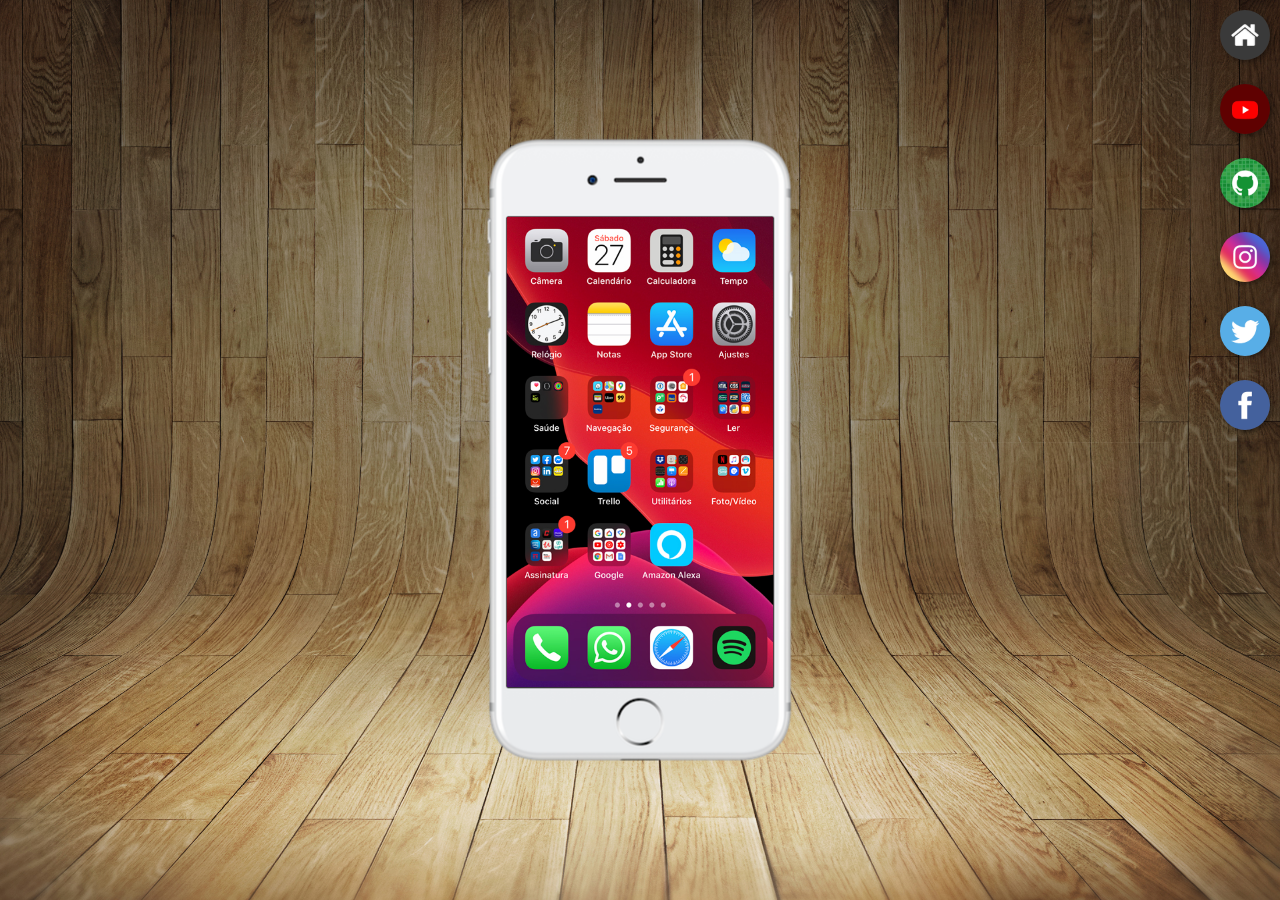
<file: index.html>
<!DOCTYPE html>
<html lang="pt-br">
<head>
	<meta charset="UTF-8">
	<meta name="viewport" content="width=device-width, initial-scale=1.0">
	<title>Projeto Redes Sociais </title>
	<link rel="shortcut icon" href="favicon.ico" type="image/x-icon">
	<link rel="stylesheet" href="estilos/style.css">
</head>
<body>
	<main>
		<section id="telefone">
			<iframe src="home.html" name="tela" id="tela" frameborder="0">
				Seu navegador não é compatível com isso
			</iframe>
		</section>

		<section id="redes-sociais">
			<a href="home.html" target="tela"><img src="imagens/logo-home.jpg" alt="Home"></a><br>

			<a href="youtube.html" target="tela"><img src="imagens/logo-youtube.jpg" alt="YouTube"></a><br>

			<a href="github.html" target="tela"><img src="imagens/logo-github.jpg" alt="GitHub"></a><br>

			<a href="instagram.html" target="tela"><img src="imagens/logo-instagram.jpg" alt="Instagram"></a><br>

			<a href="twitter.html" target="tela"><img src="imagens/logo-twitter.jpg" alt="Twitter"></a><br>

			<a href="facebook.html" target="tela"><img src="imagens/logo-facebook.jpg" alt="Facebook"></a><br>
		</section>
	</main>
</body>
</html>
</file>
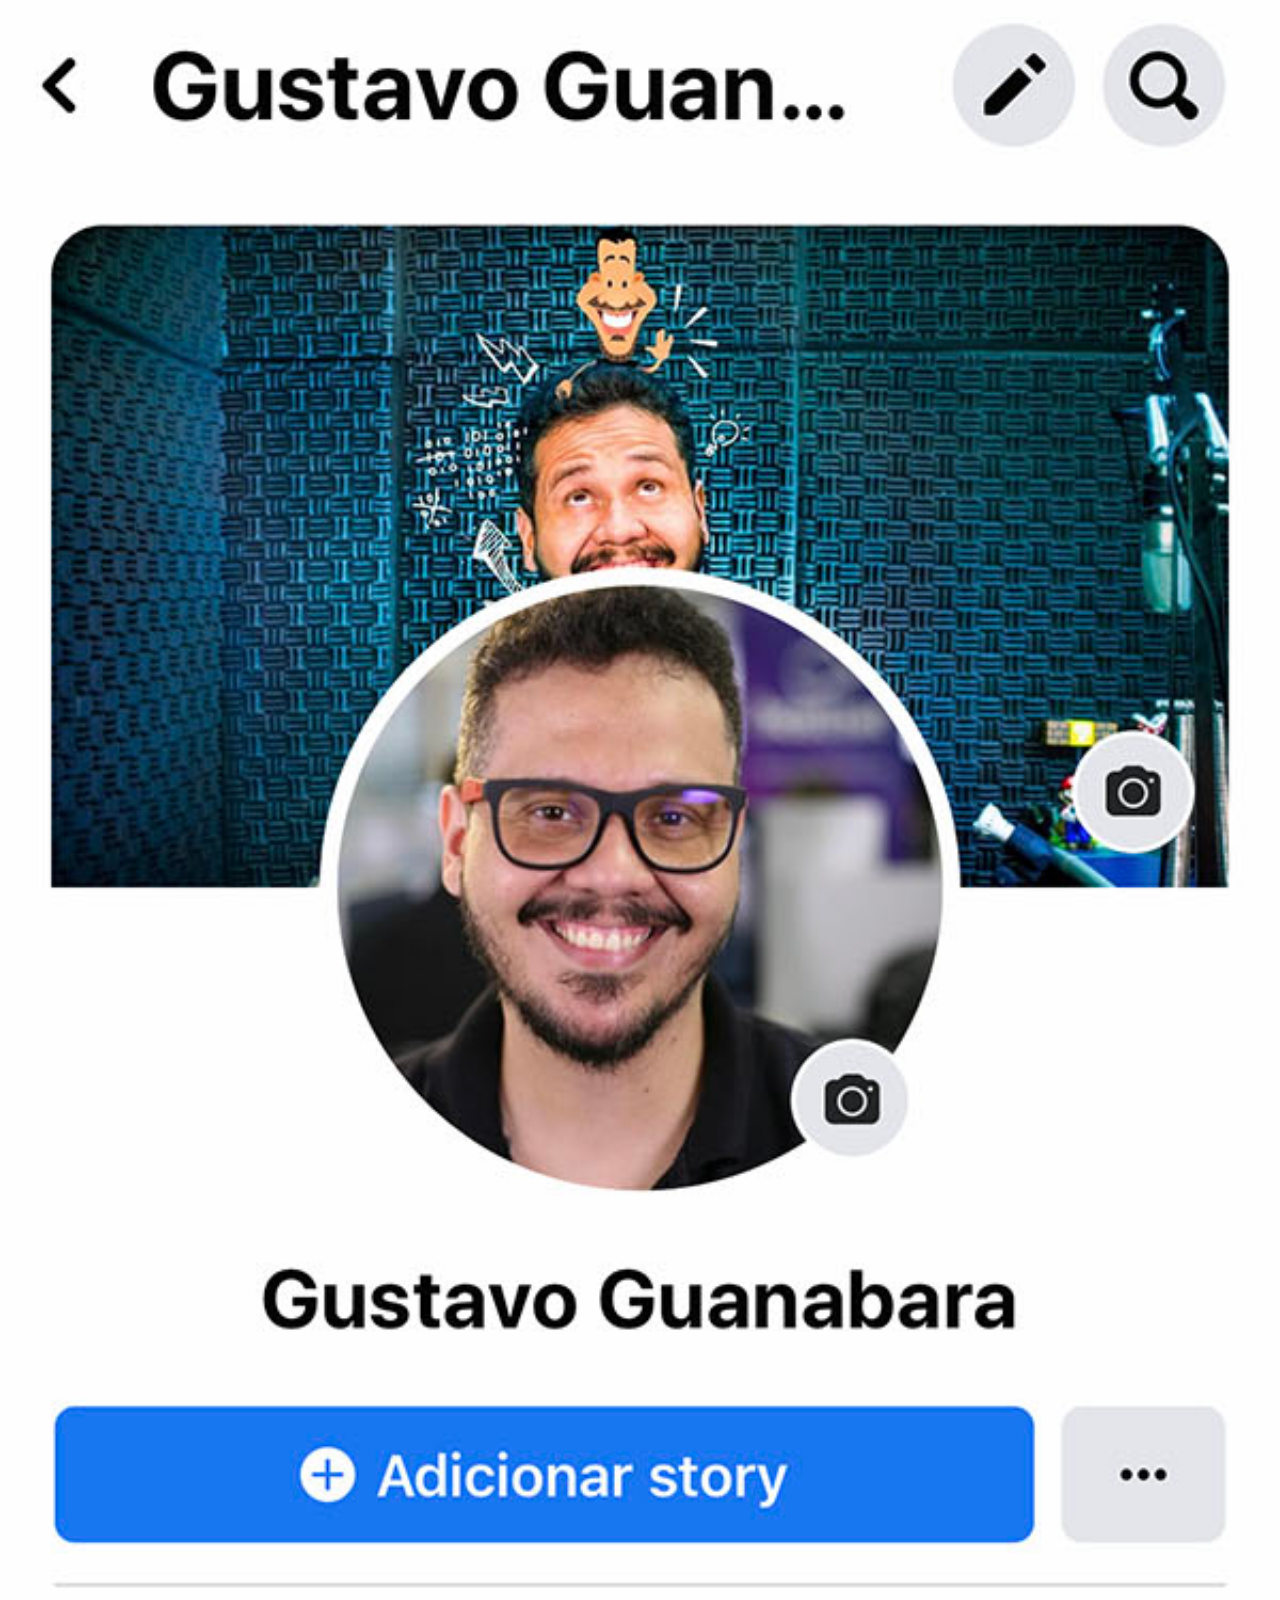
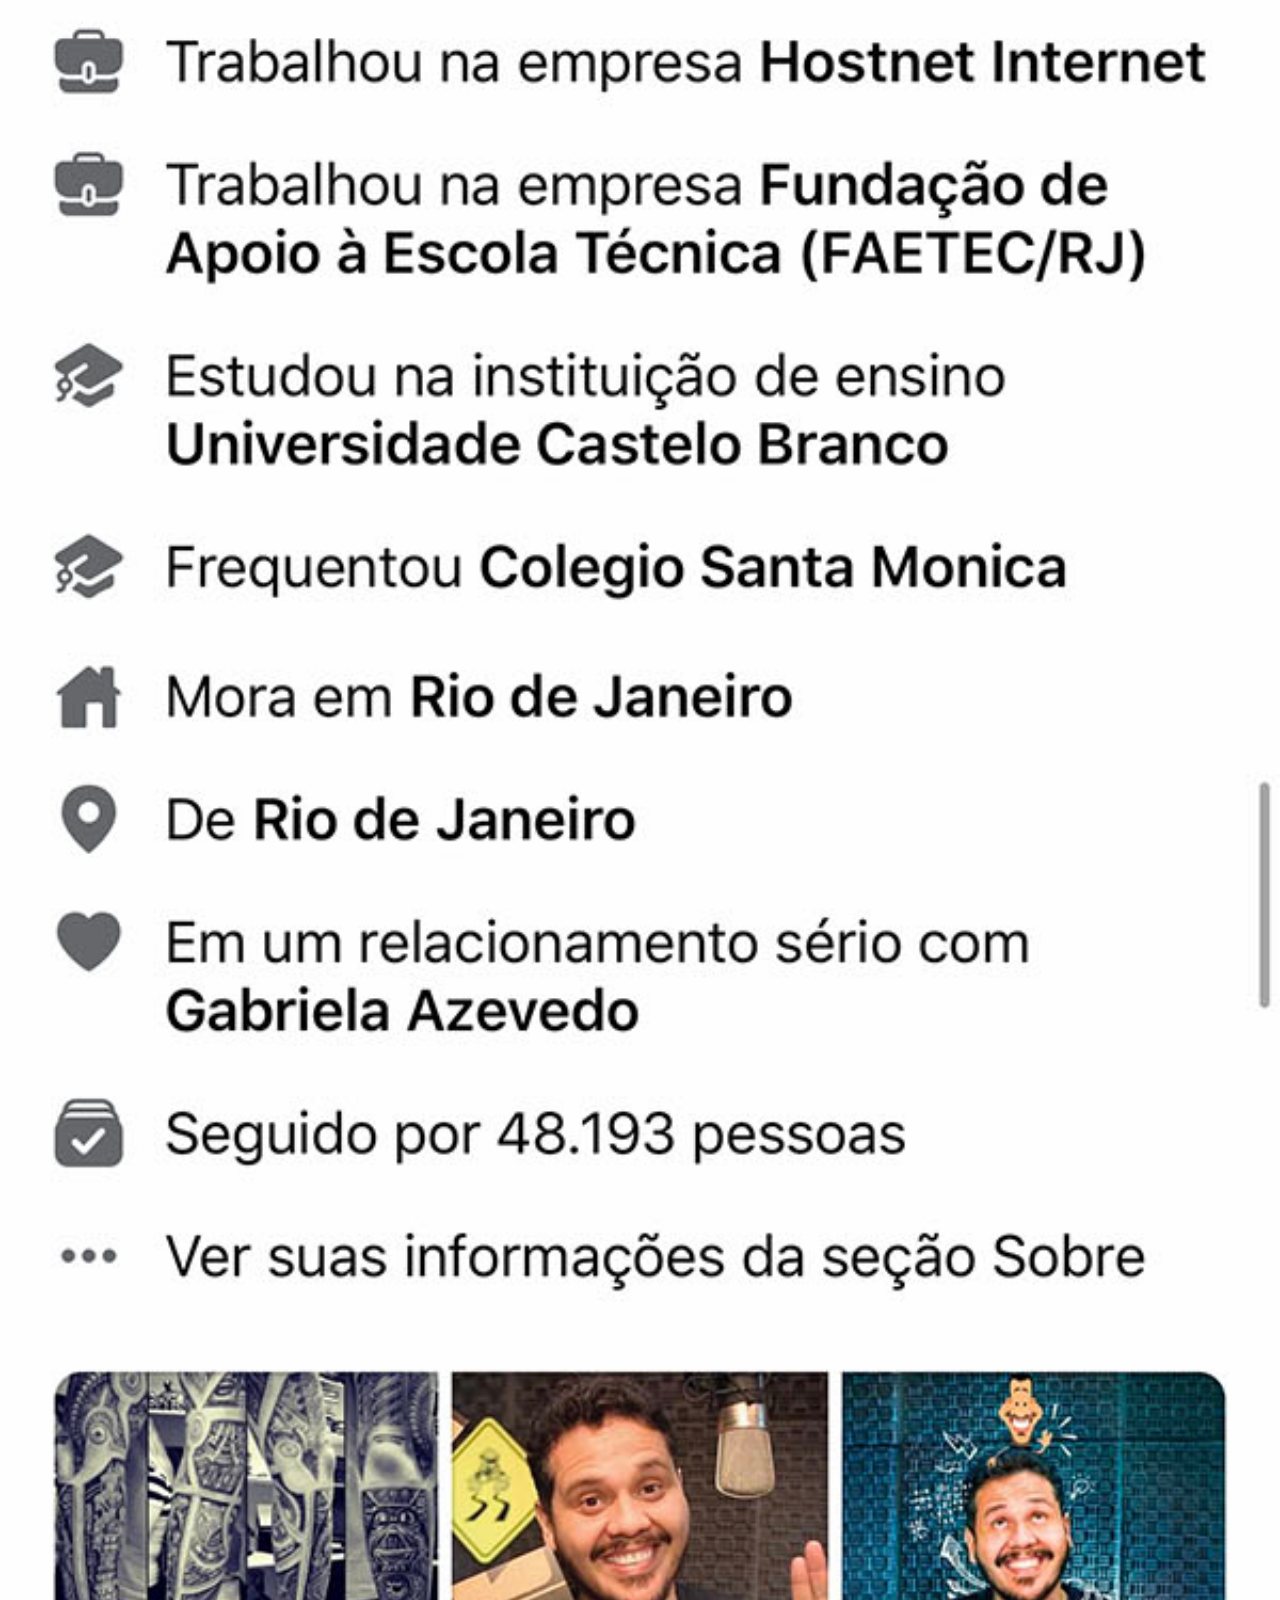
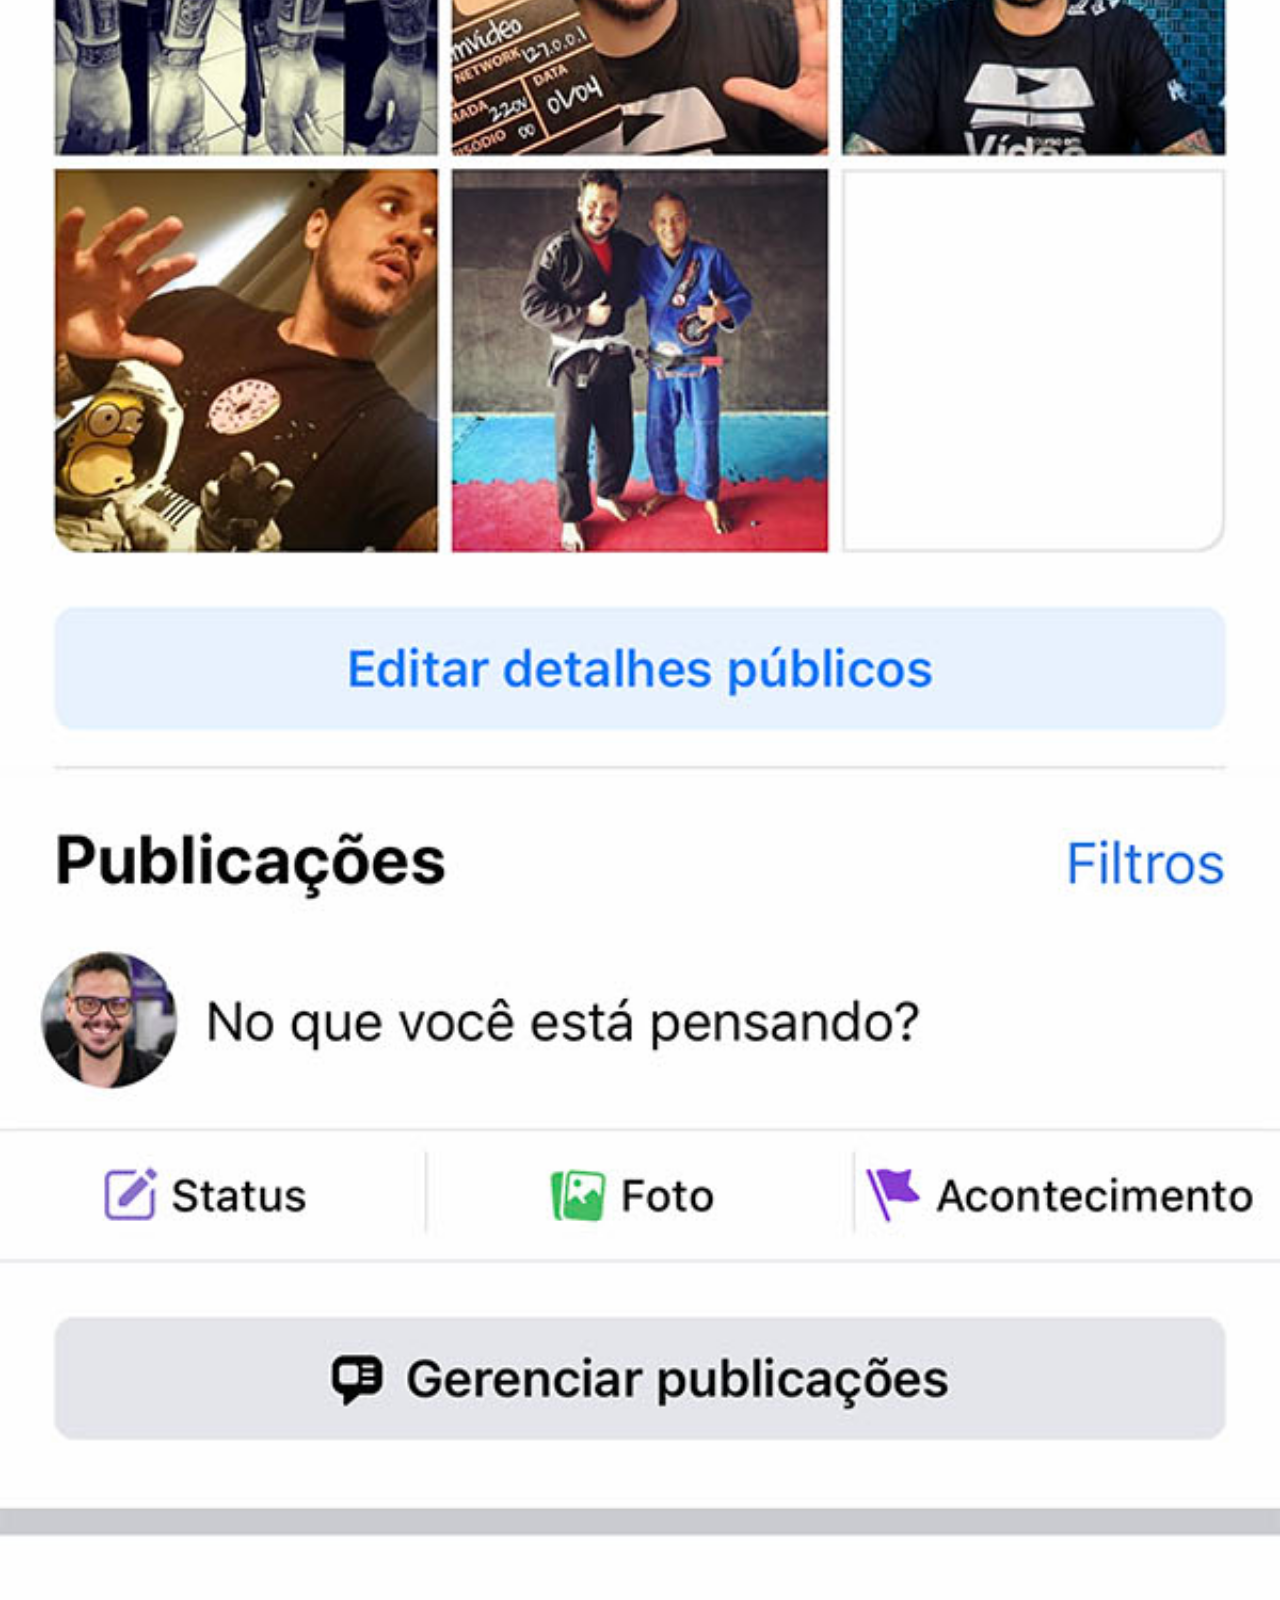
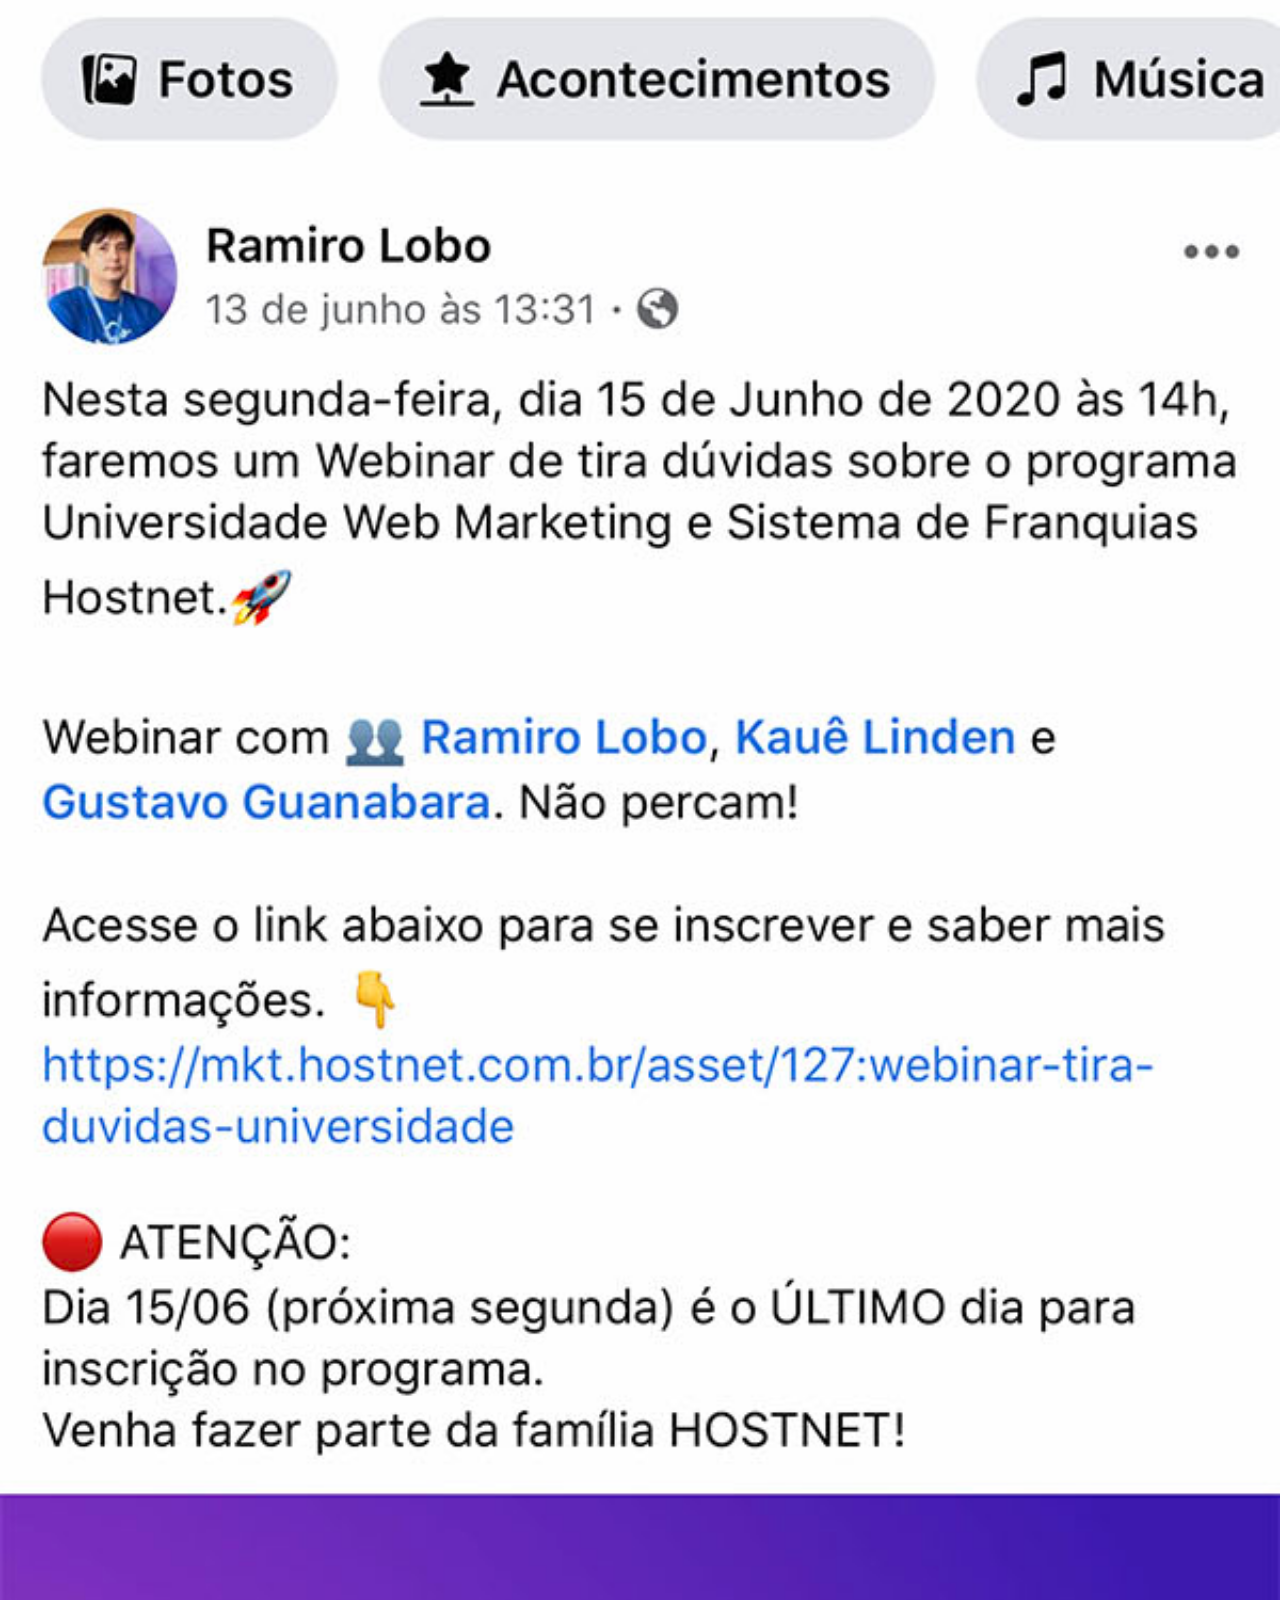
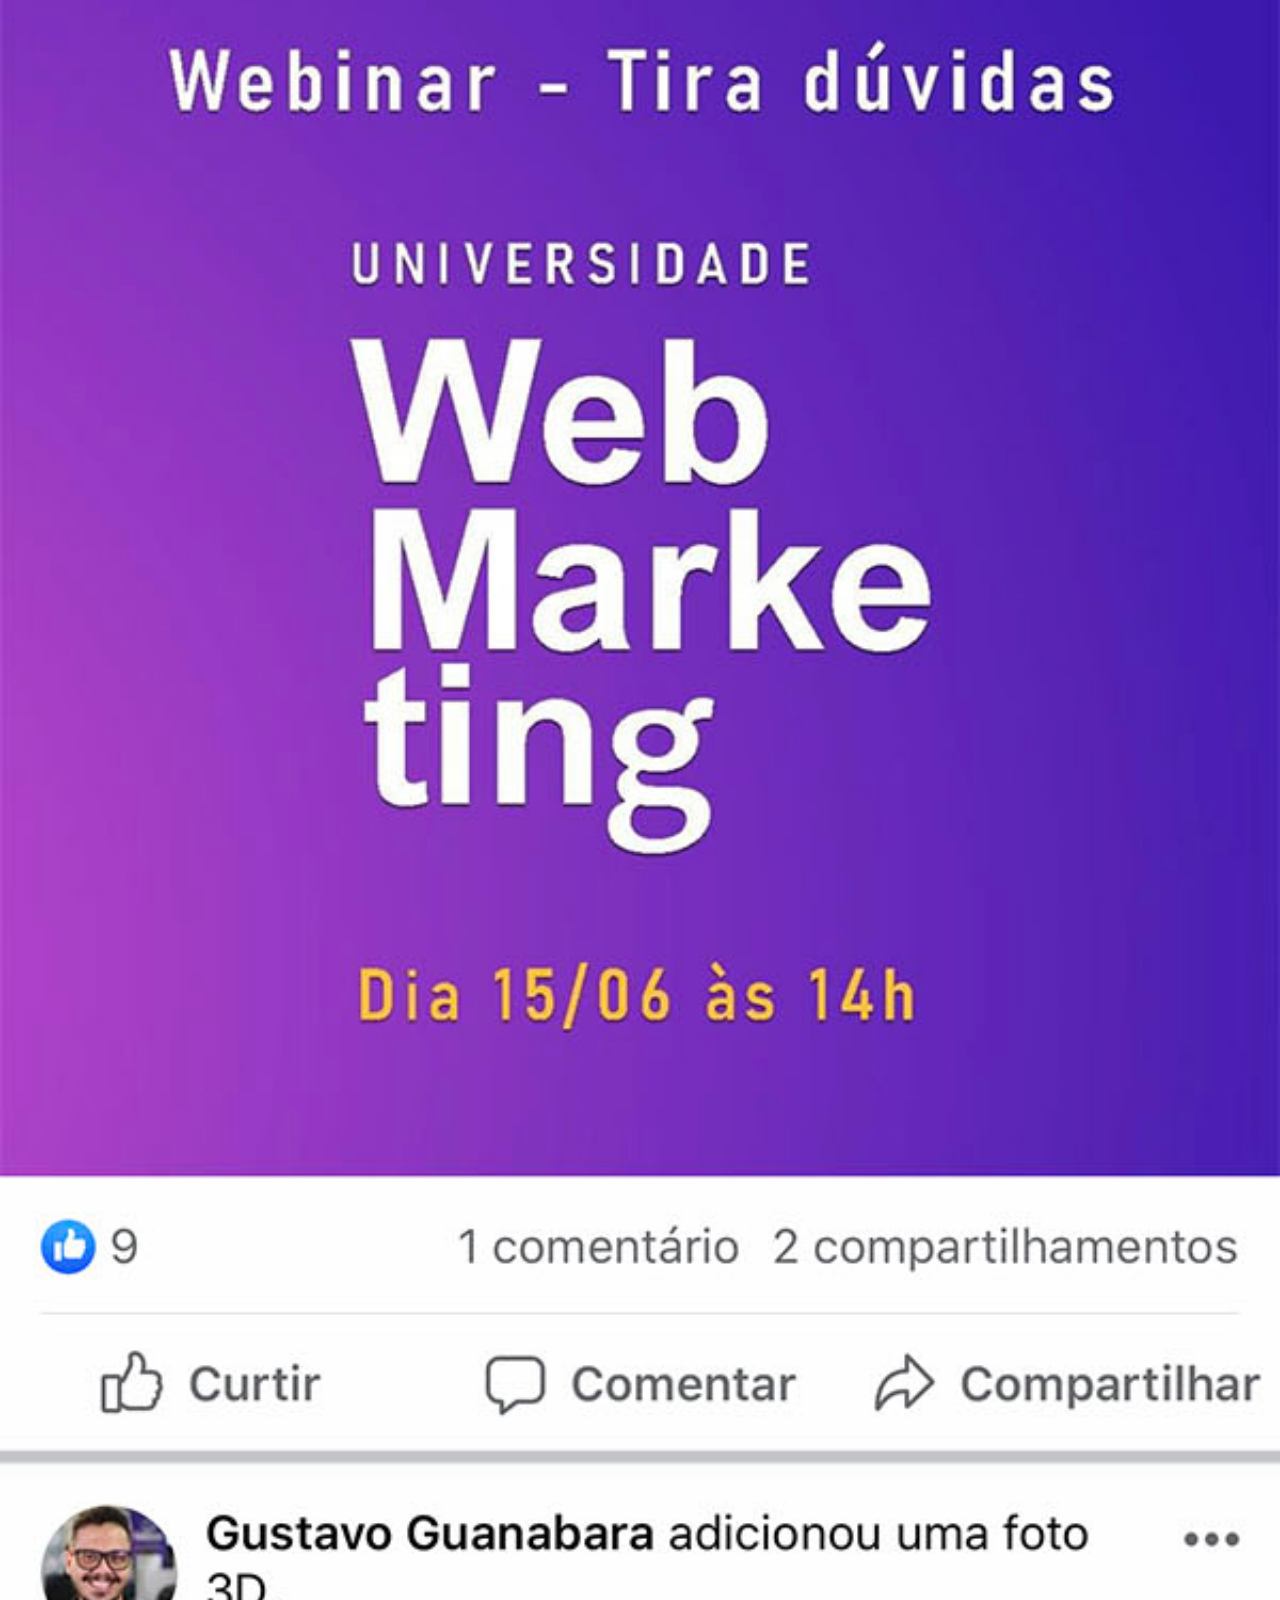
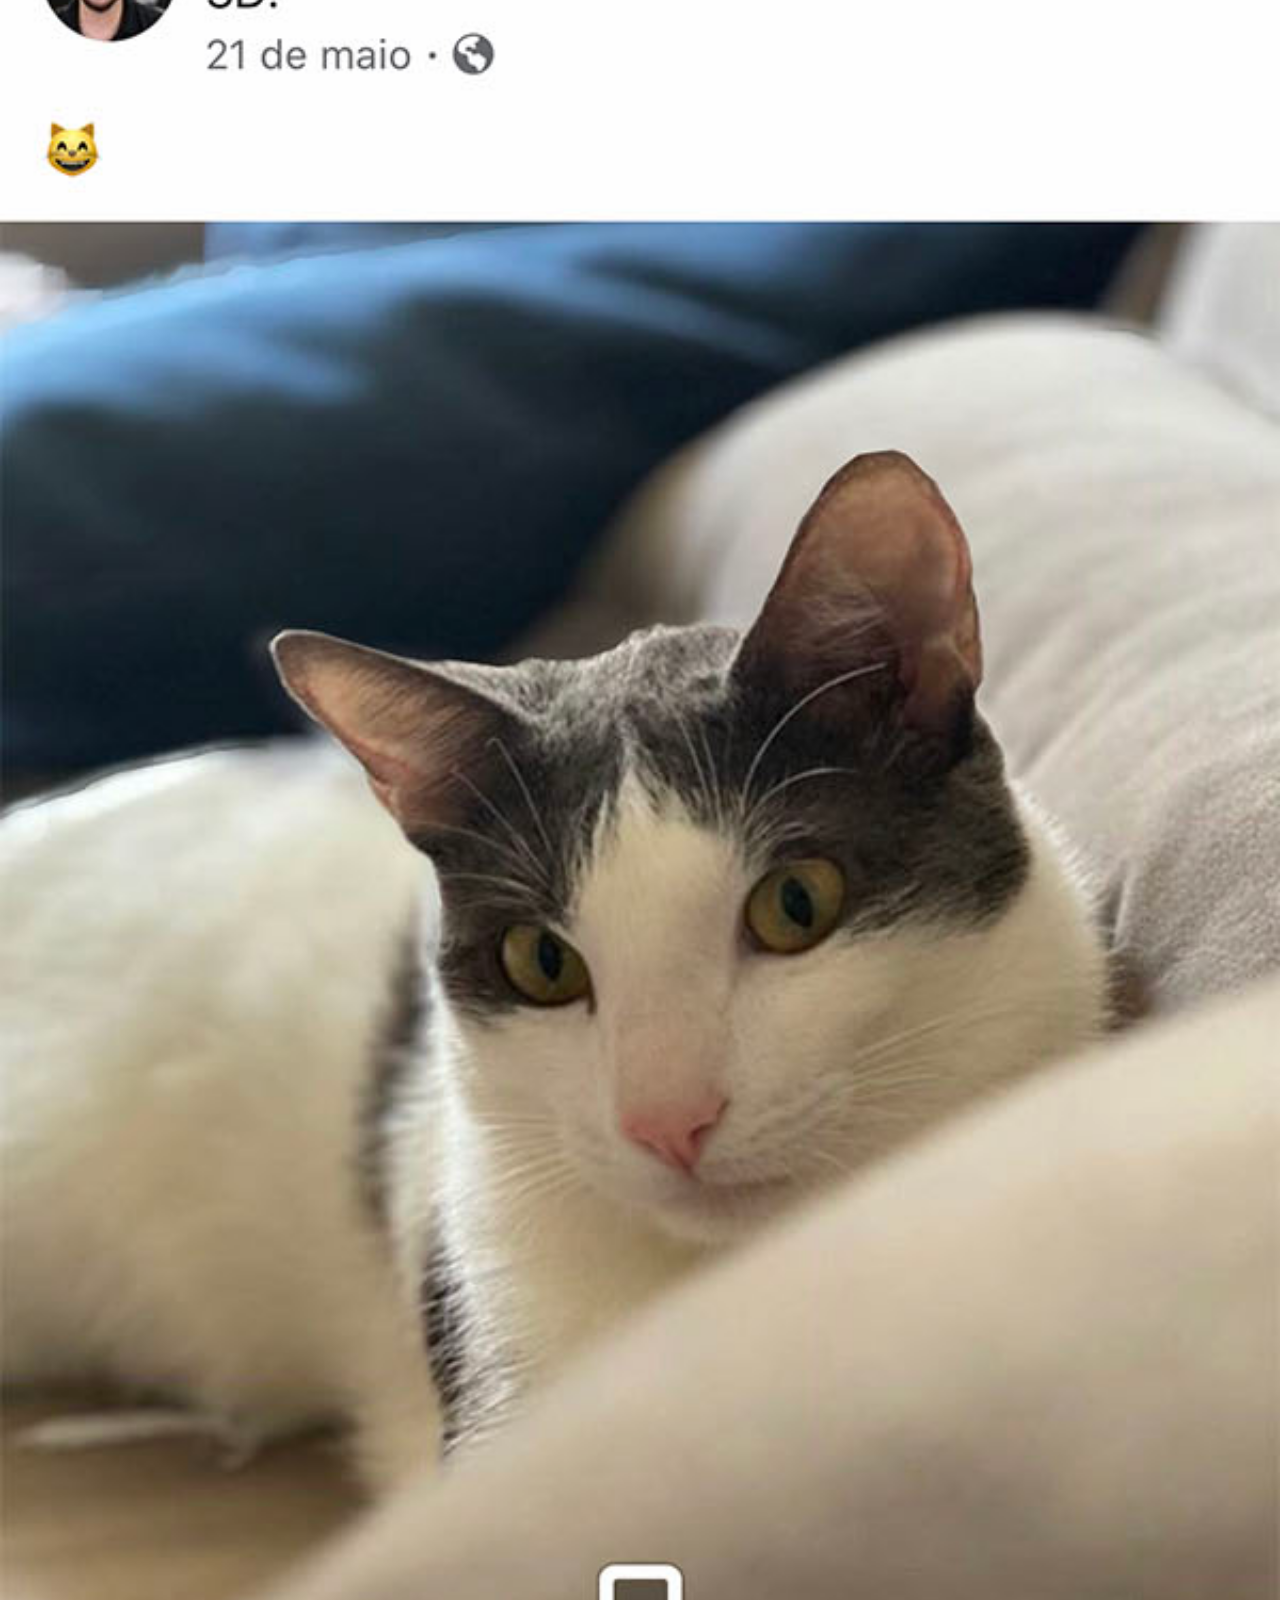
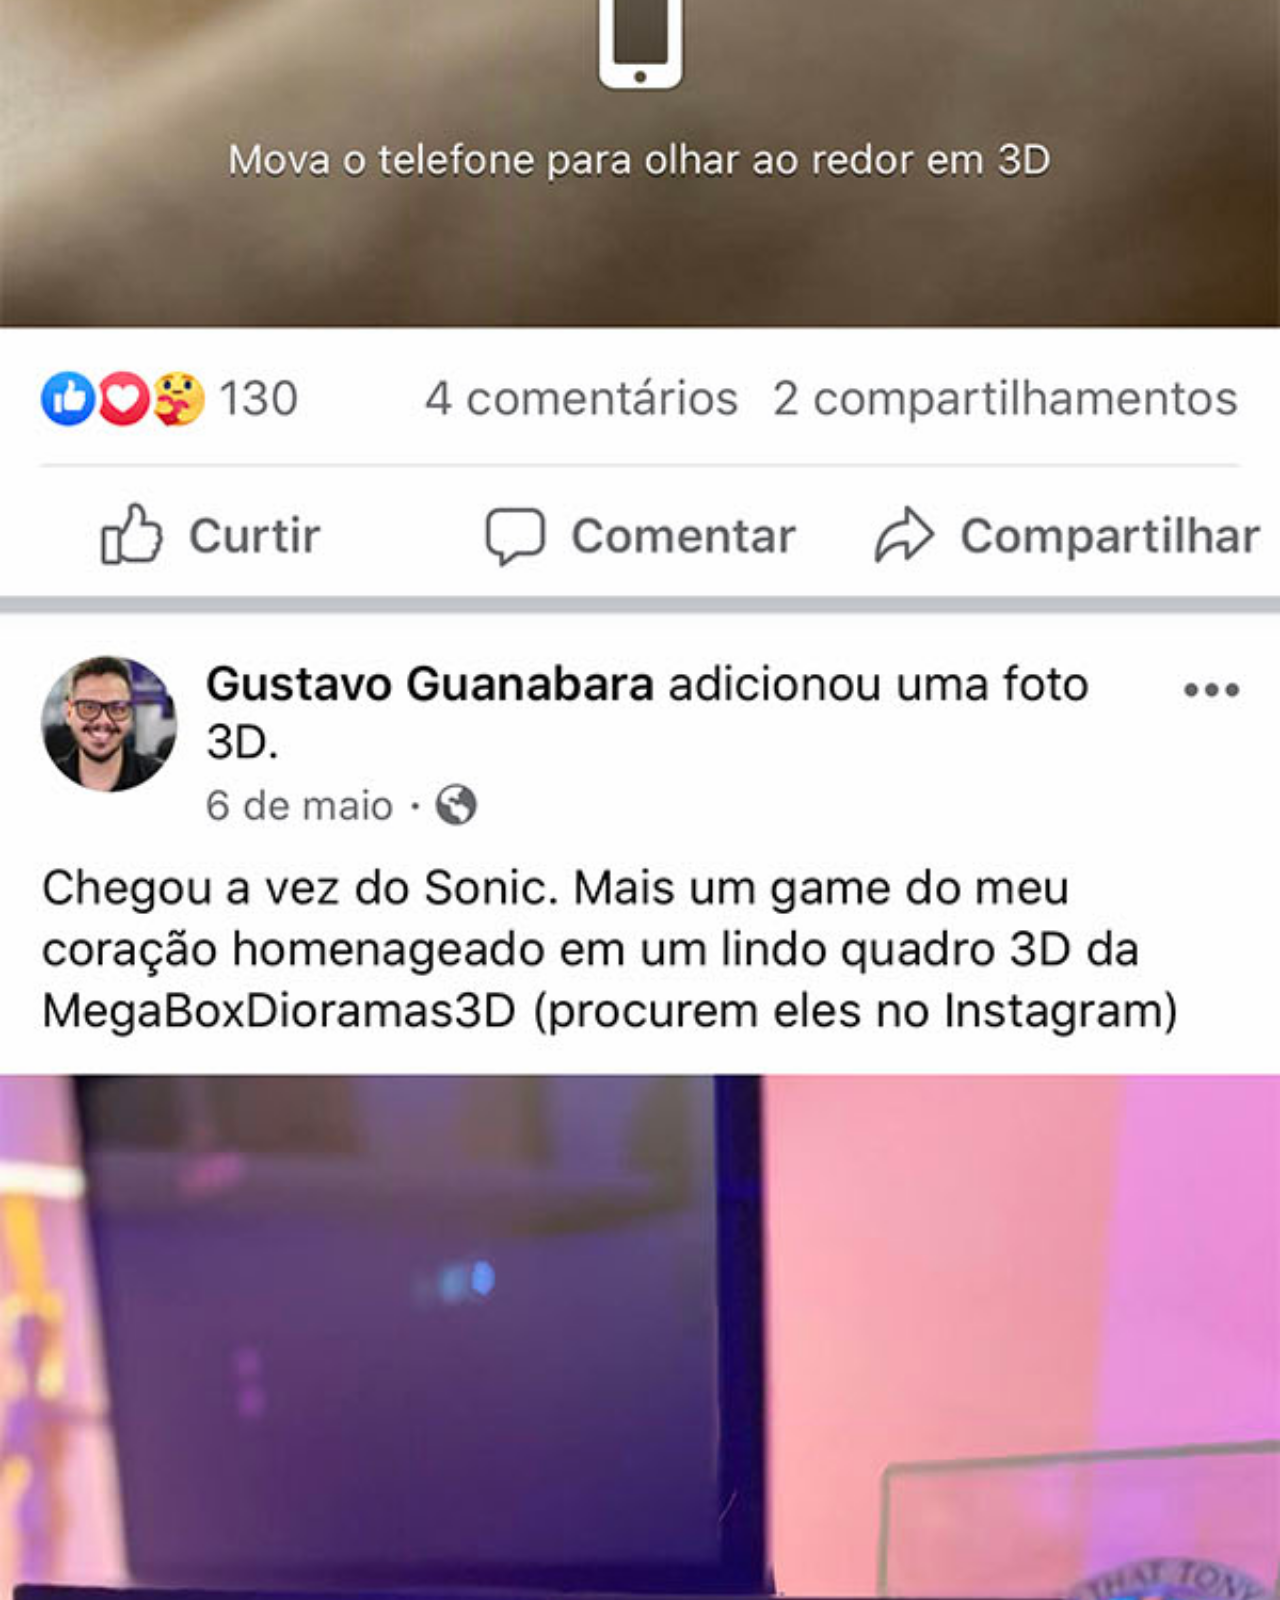
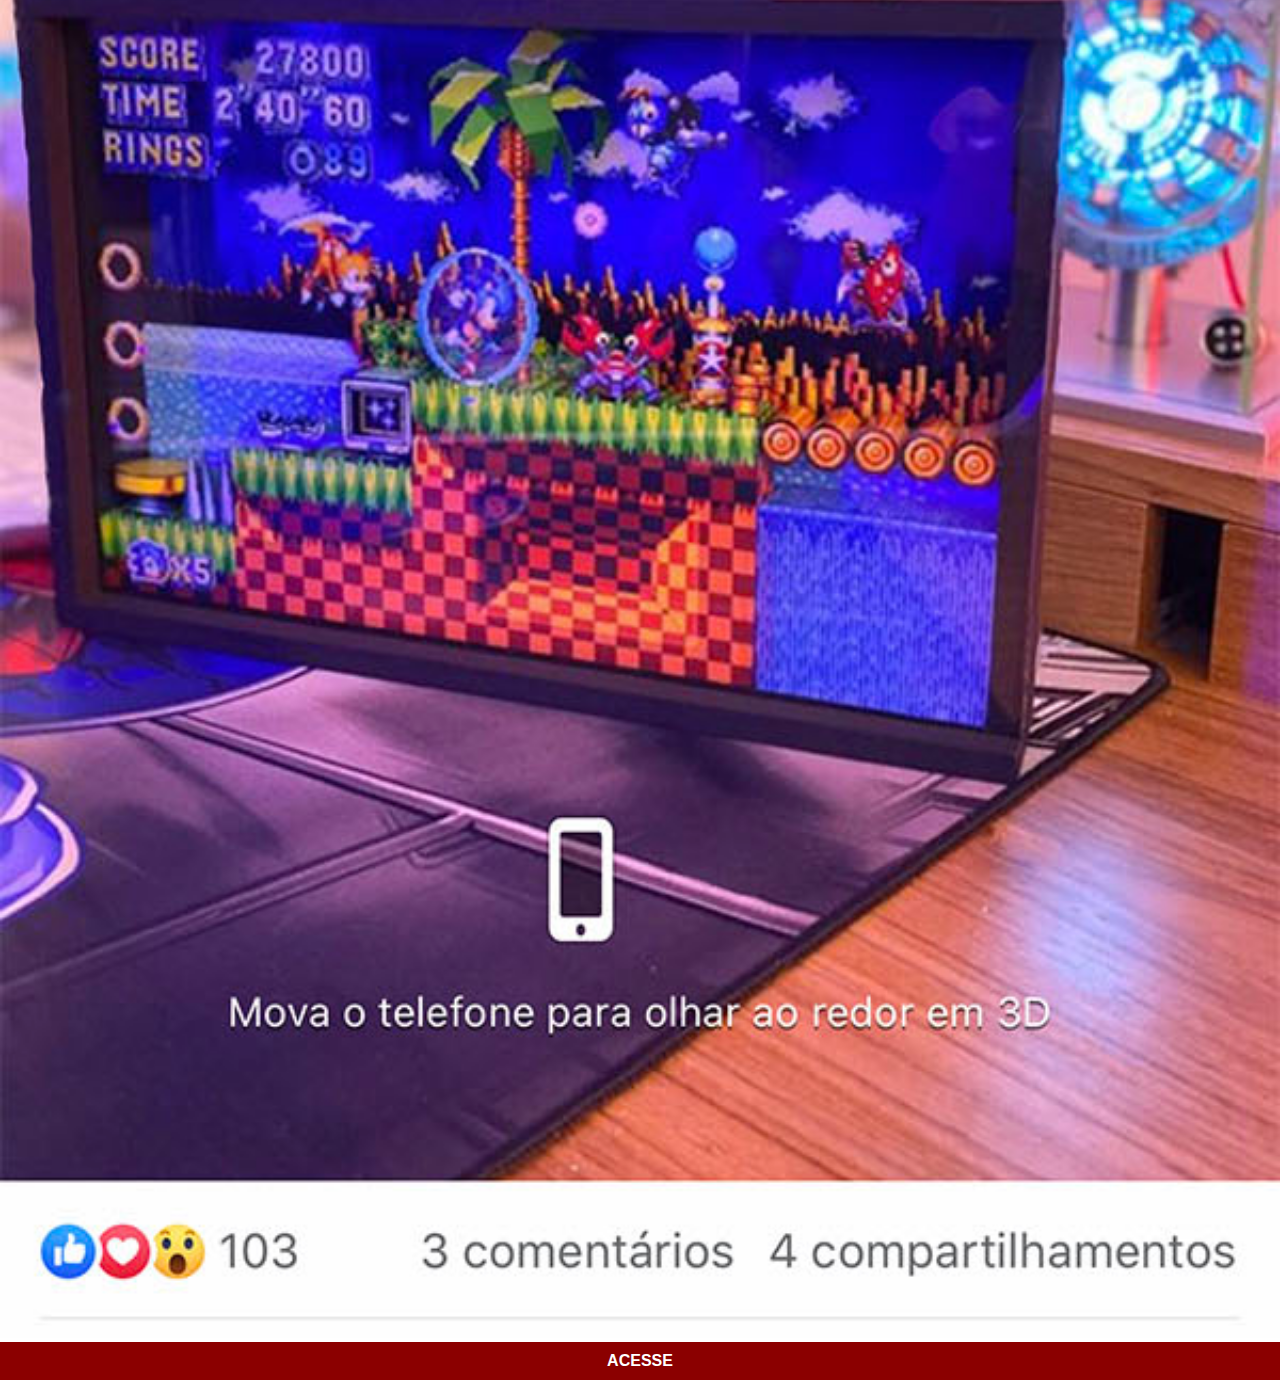
<file: facebook.html>
<!DOCTYPE html>
<html lang="pt-br">
<head>
	<meta charset="UTF-8">
	<meta name="viewport" content="width=device-width, initial-scale=1.0">
	<title>Facebook</title>
	<link rel="stylesheet" href="estilos/social.css">
</head>
<body>
	<img src="imagens/tela-facebook.jpg" alt="Facebook">
	<a href="https://www.facebook.com/gustavoguanabara" target="_blank">ACESSE</a>
</body>
</html>
</file>
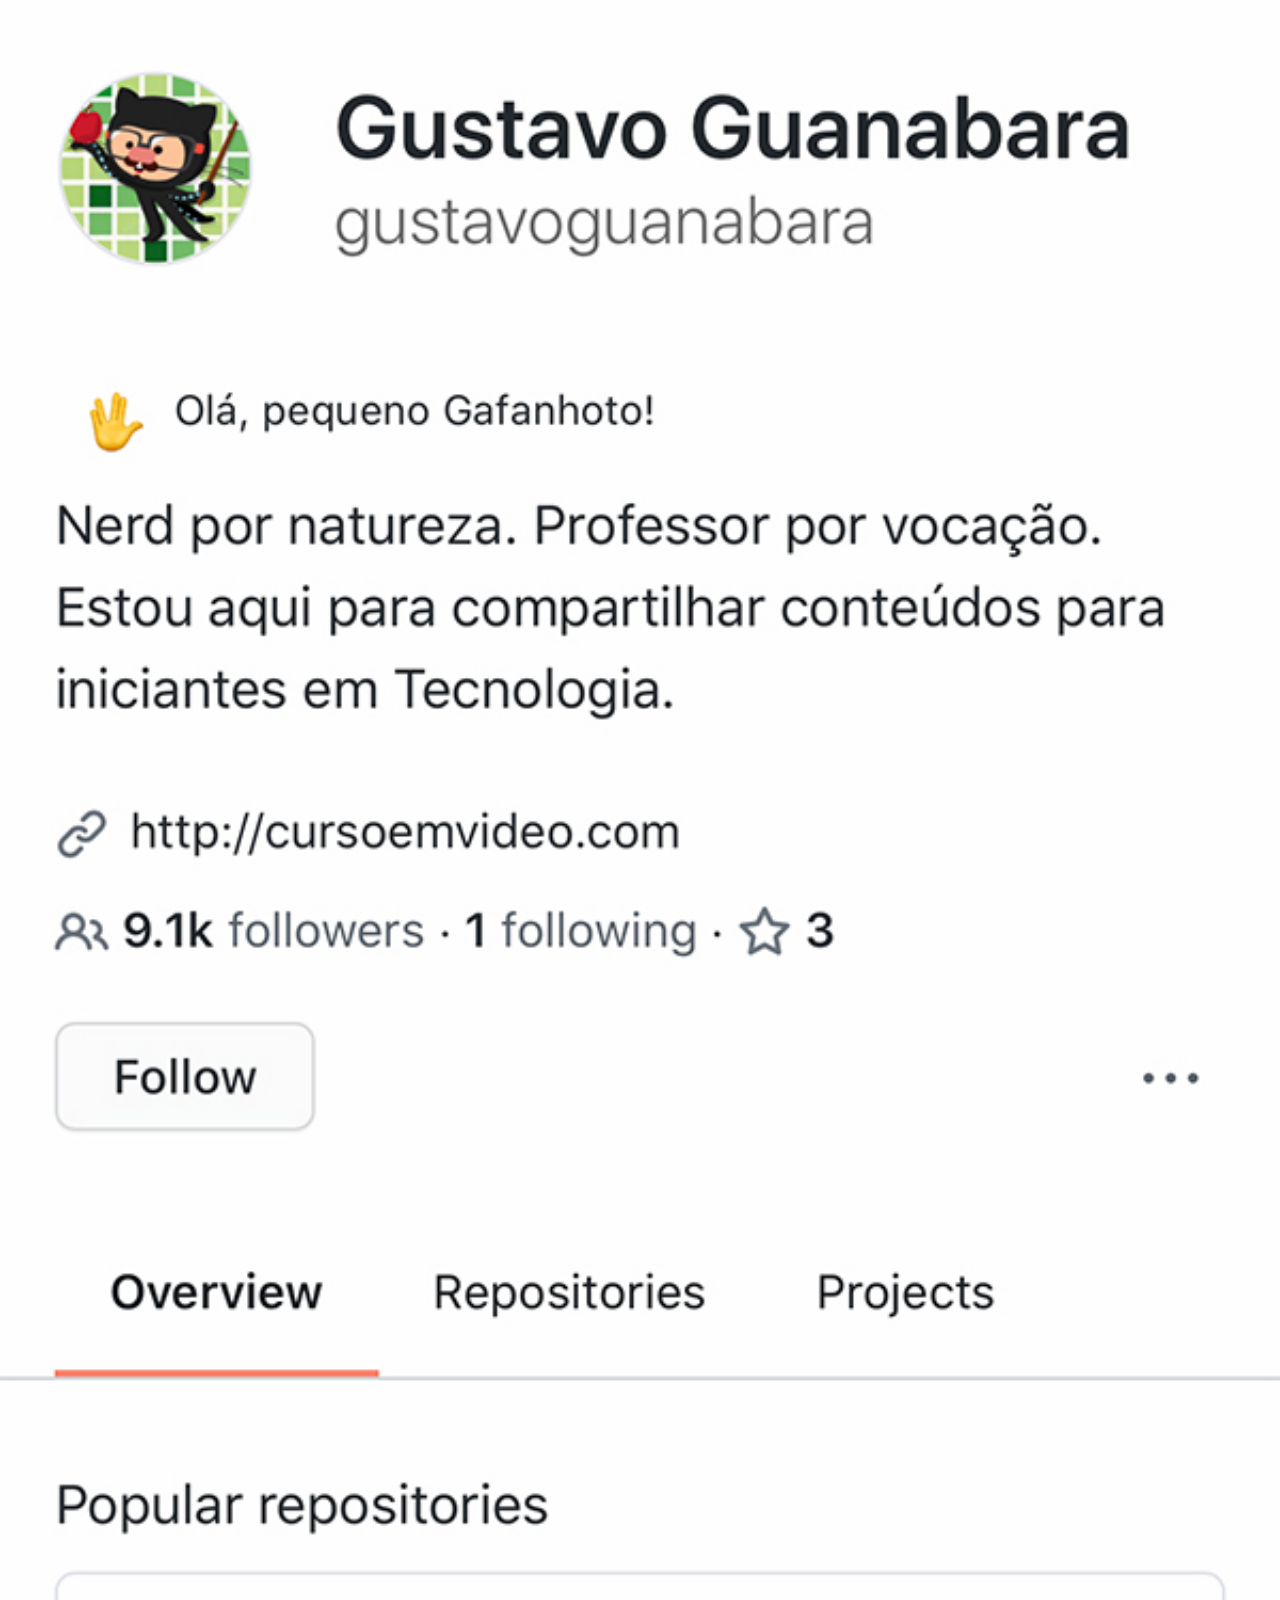
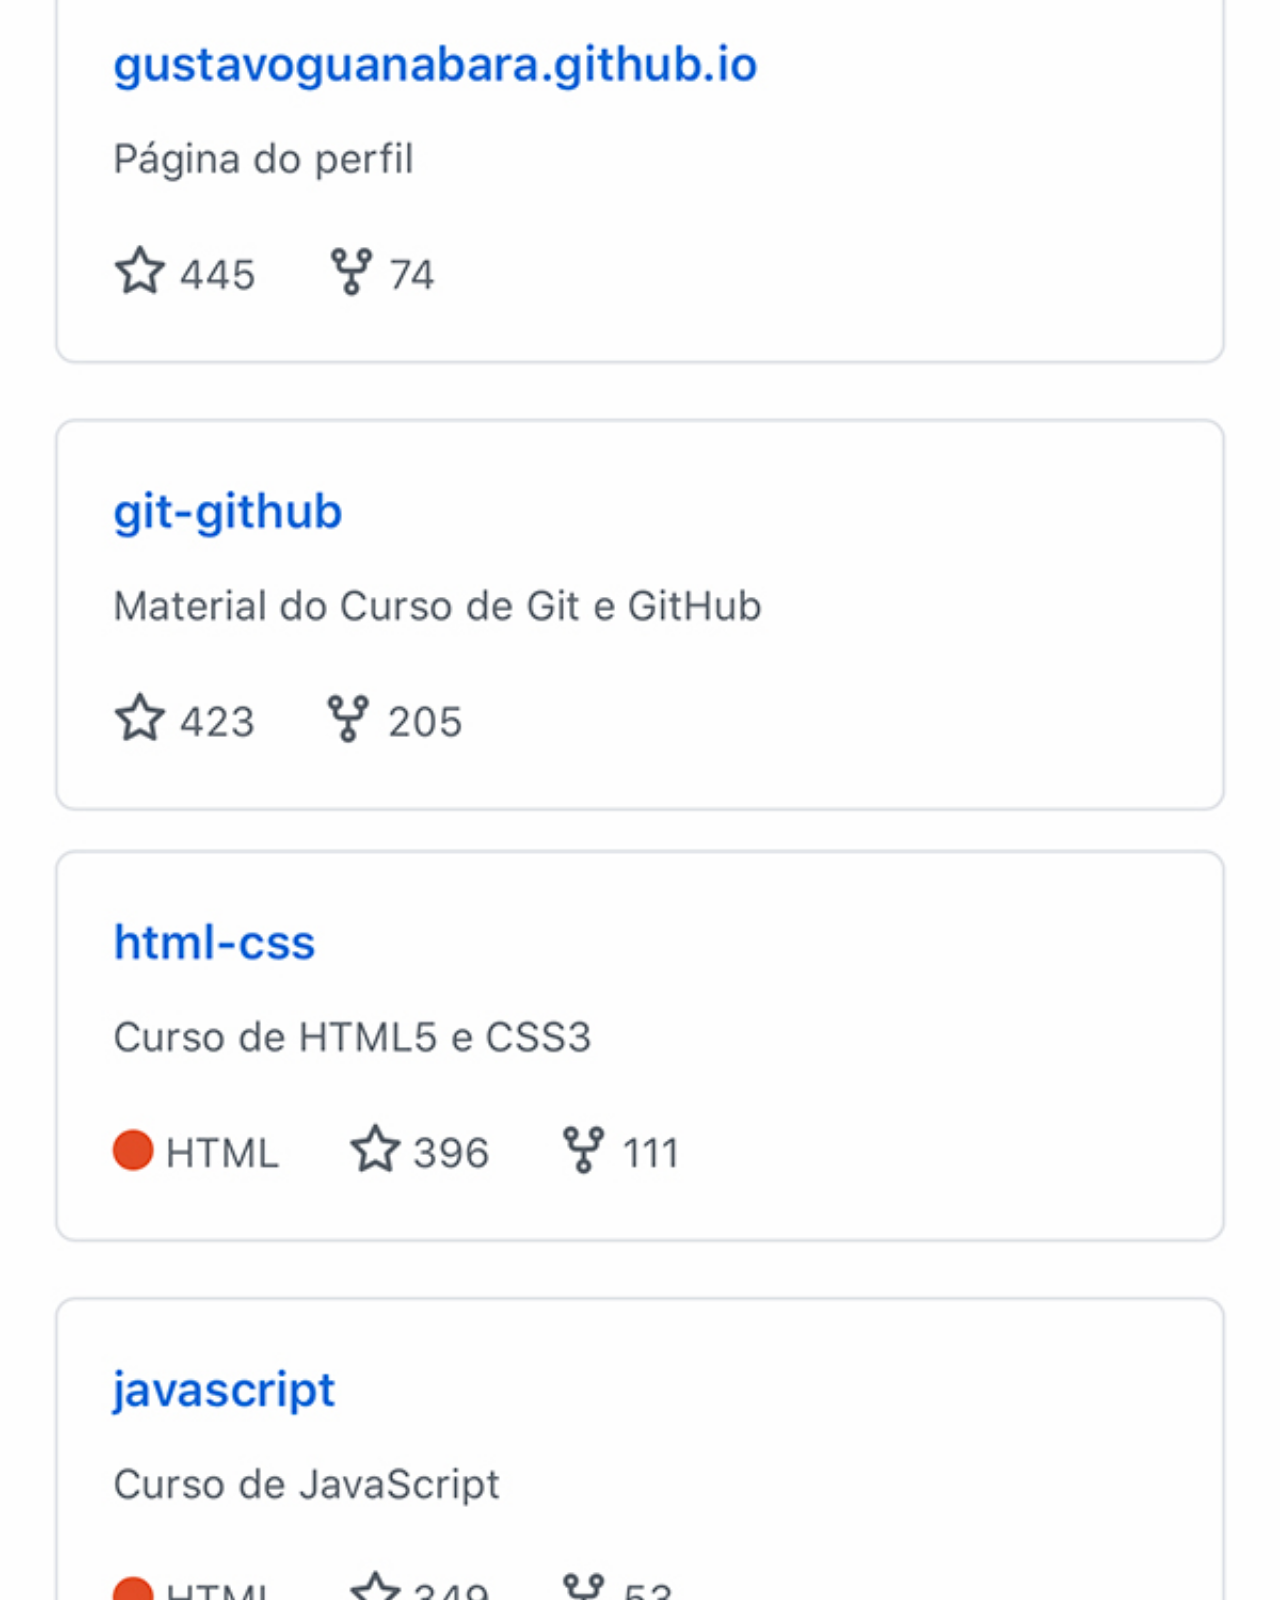
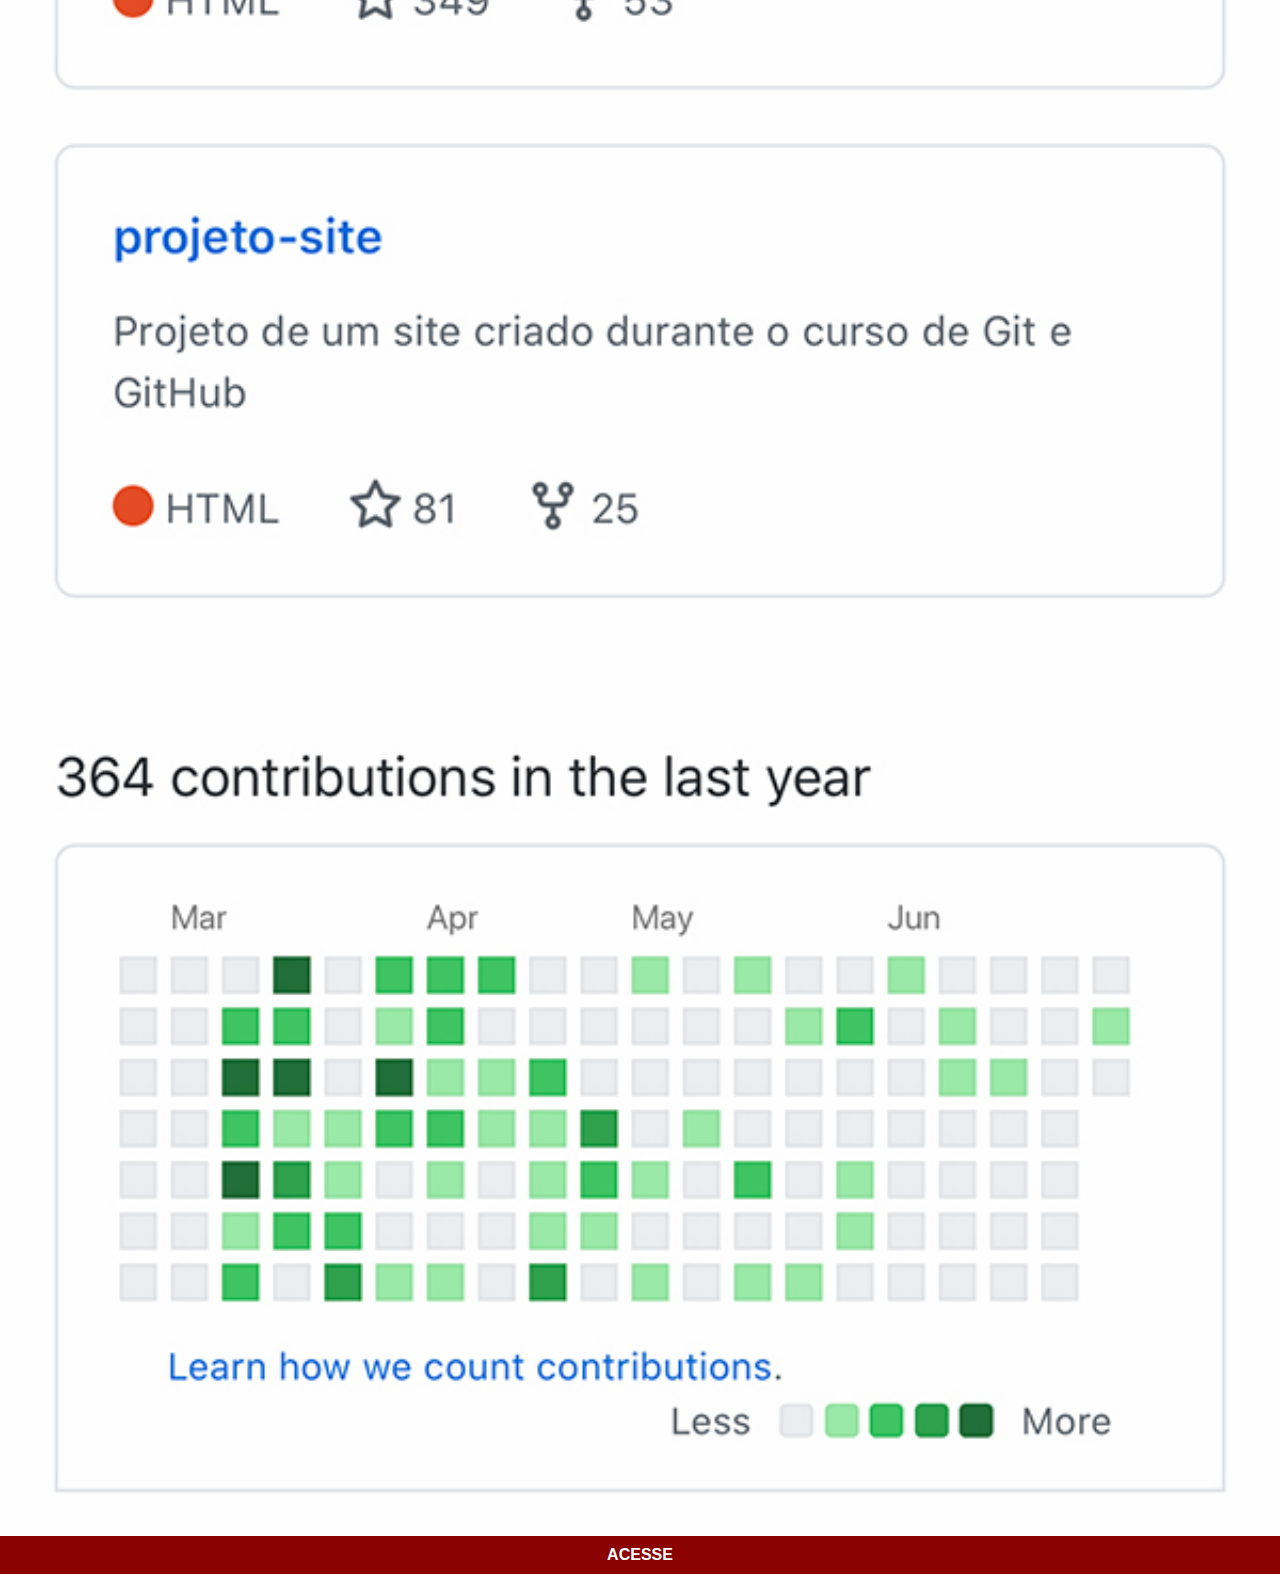
<file: github.html>
<!DOCTYPE html>
<html lang="pt-br">
<head>
	<meta charset="UTF-8">
	<meta name="viewport" content="width=device-width, initial-scale=1.0">
	<title>GitHub</title>
	<link rel="stylesheet" href="estilos/social.css">
</head>
<body>
	<img src="imagens/tela-github.jpg" alt="GitHub">
	<a href="https://github.com/gustavoguanabara" target="_blank">ACESSE</a>
</body>
</html>
</file>
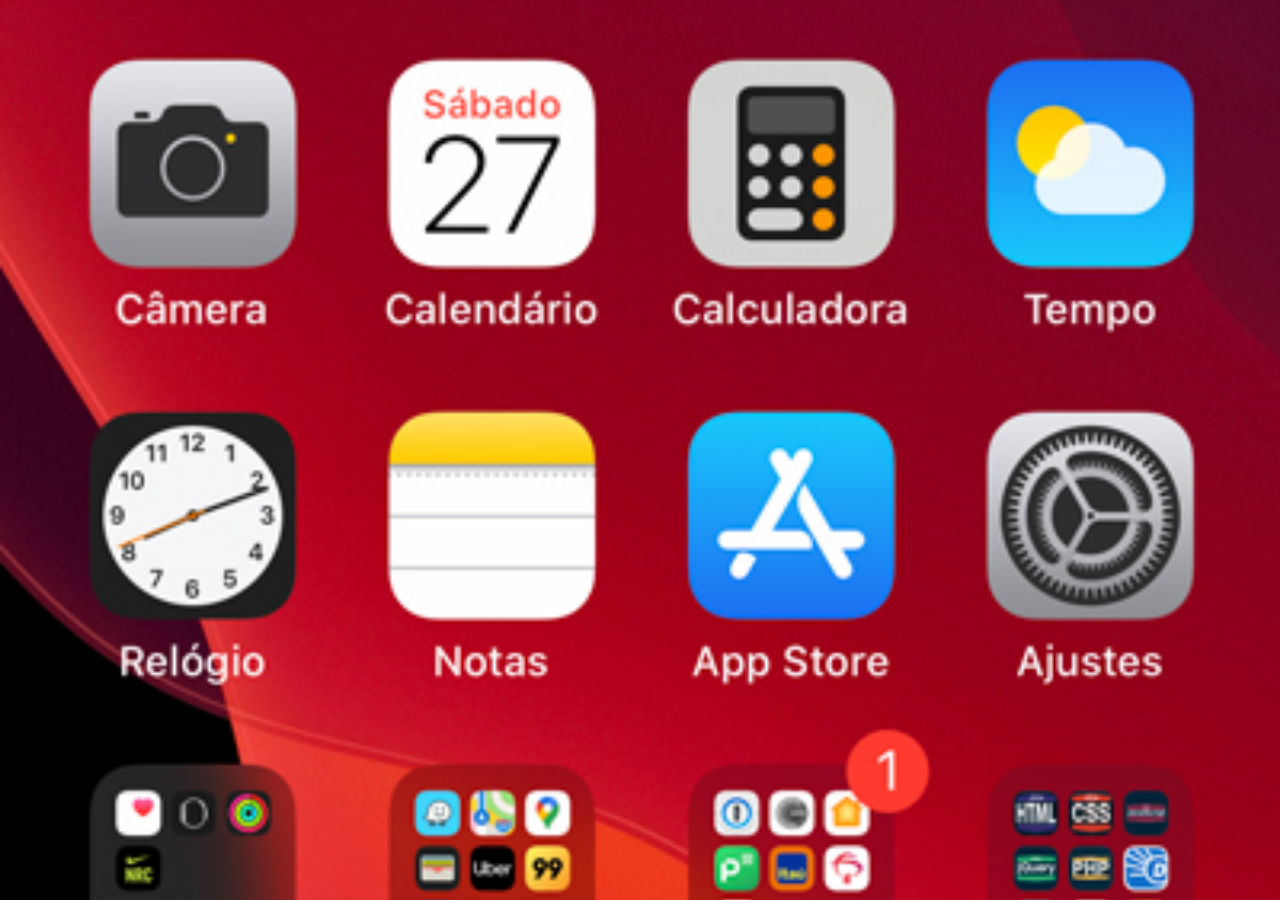
<file: home.html>
<!DOCTYPE html>
<html lang="pt-br">
<head>
	<meta charset="UTF-8">
	<meta name="viewport" content="width=device-width, initial-scale=1.0">
	<title>Home</title>
	<style>
		*{
			margin: 0px;
			padding: 0px;
		}

		body{
			height: 100vh;
			width: 100vw;
			background: black url('imagens/tela-home.jpg') no-repeat top center;
			background-size: cover;
		}
	</style>
</head>
<body>
	
</body>
</html>
</file>
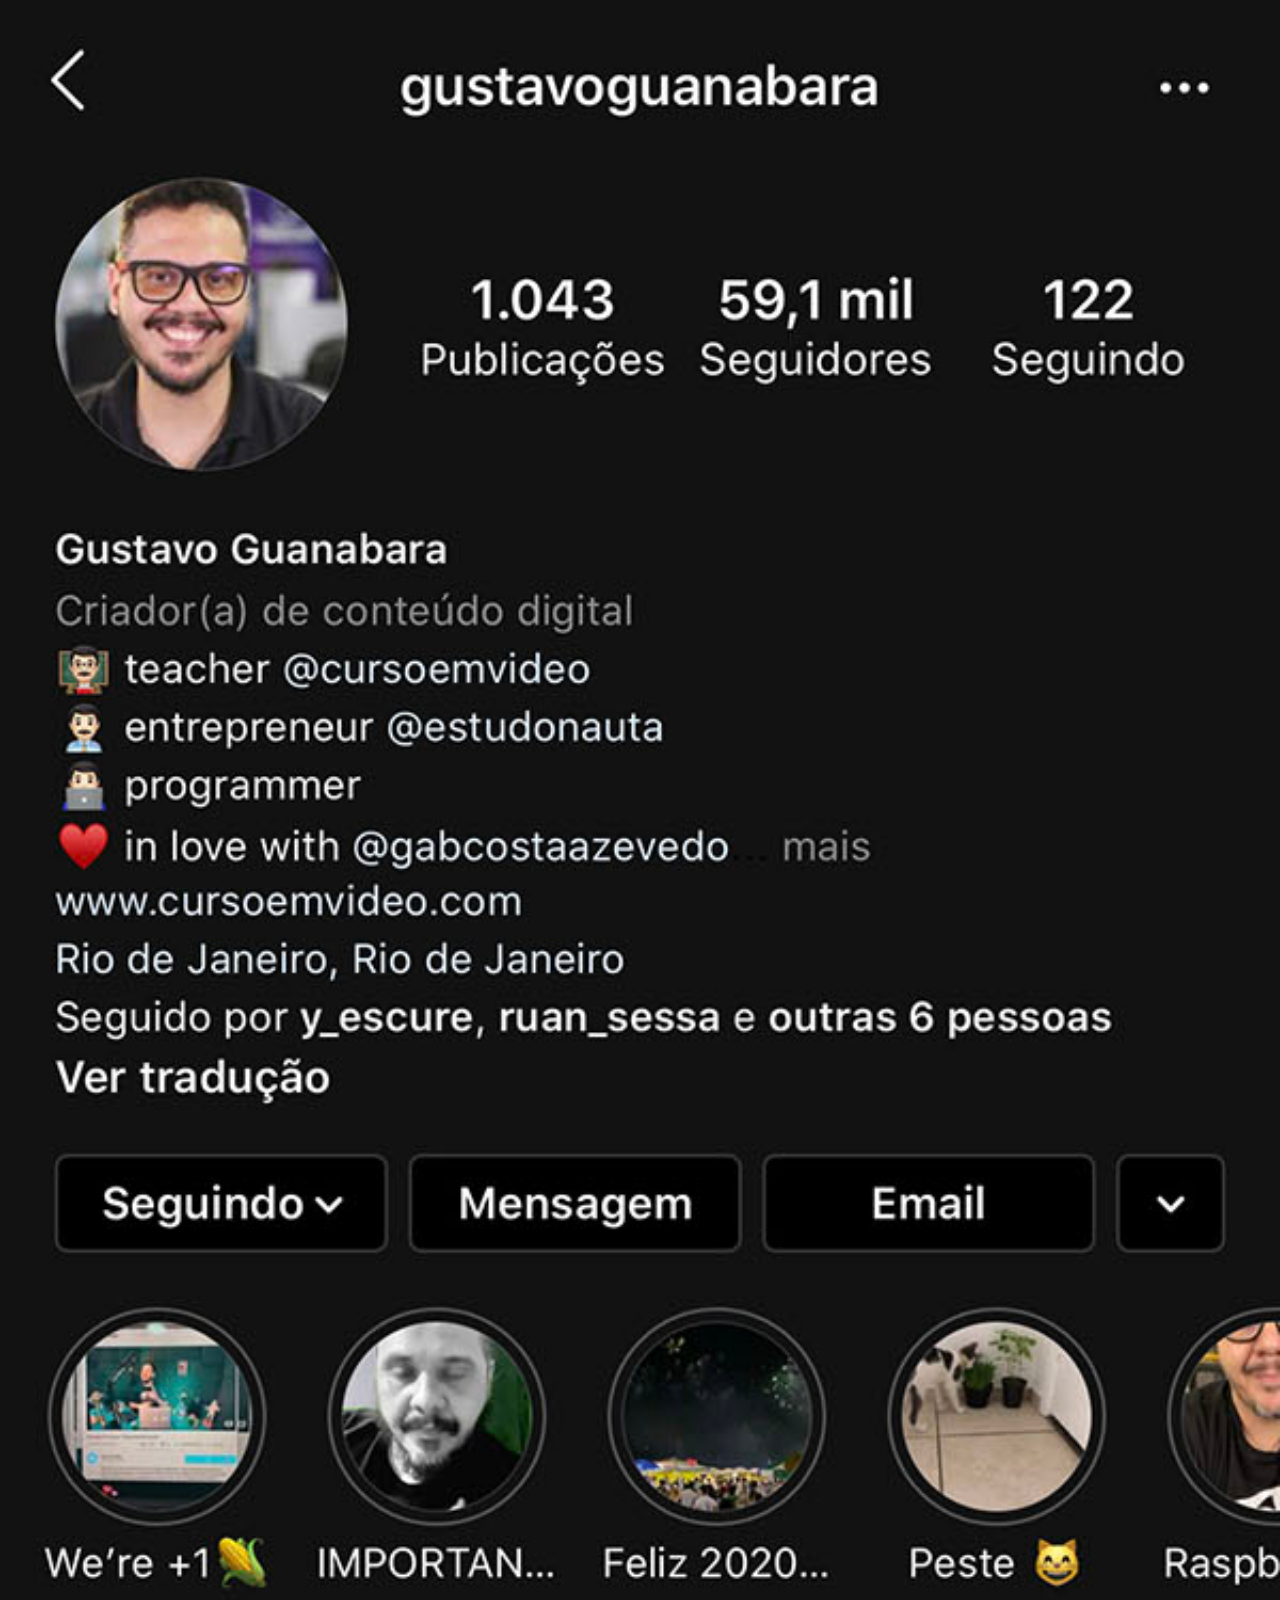
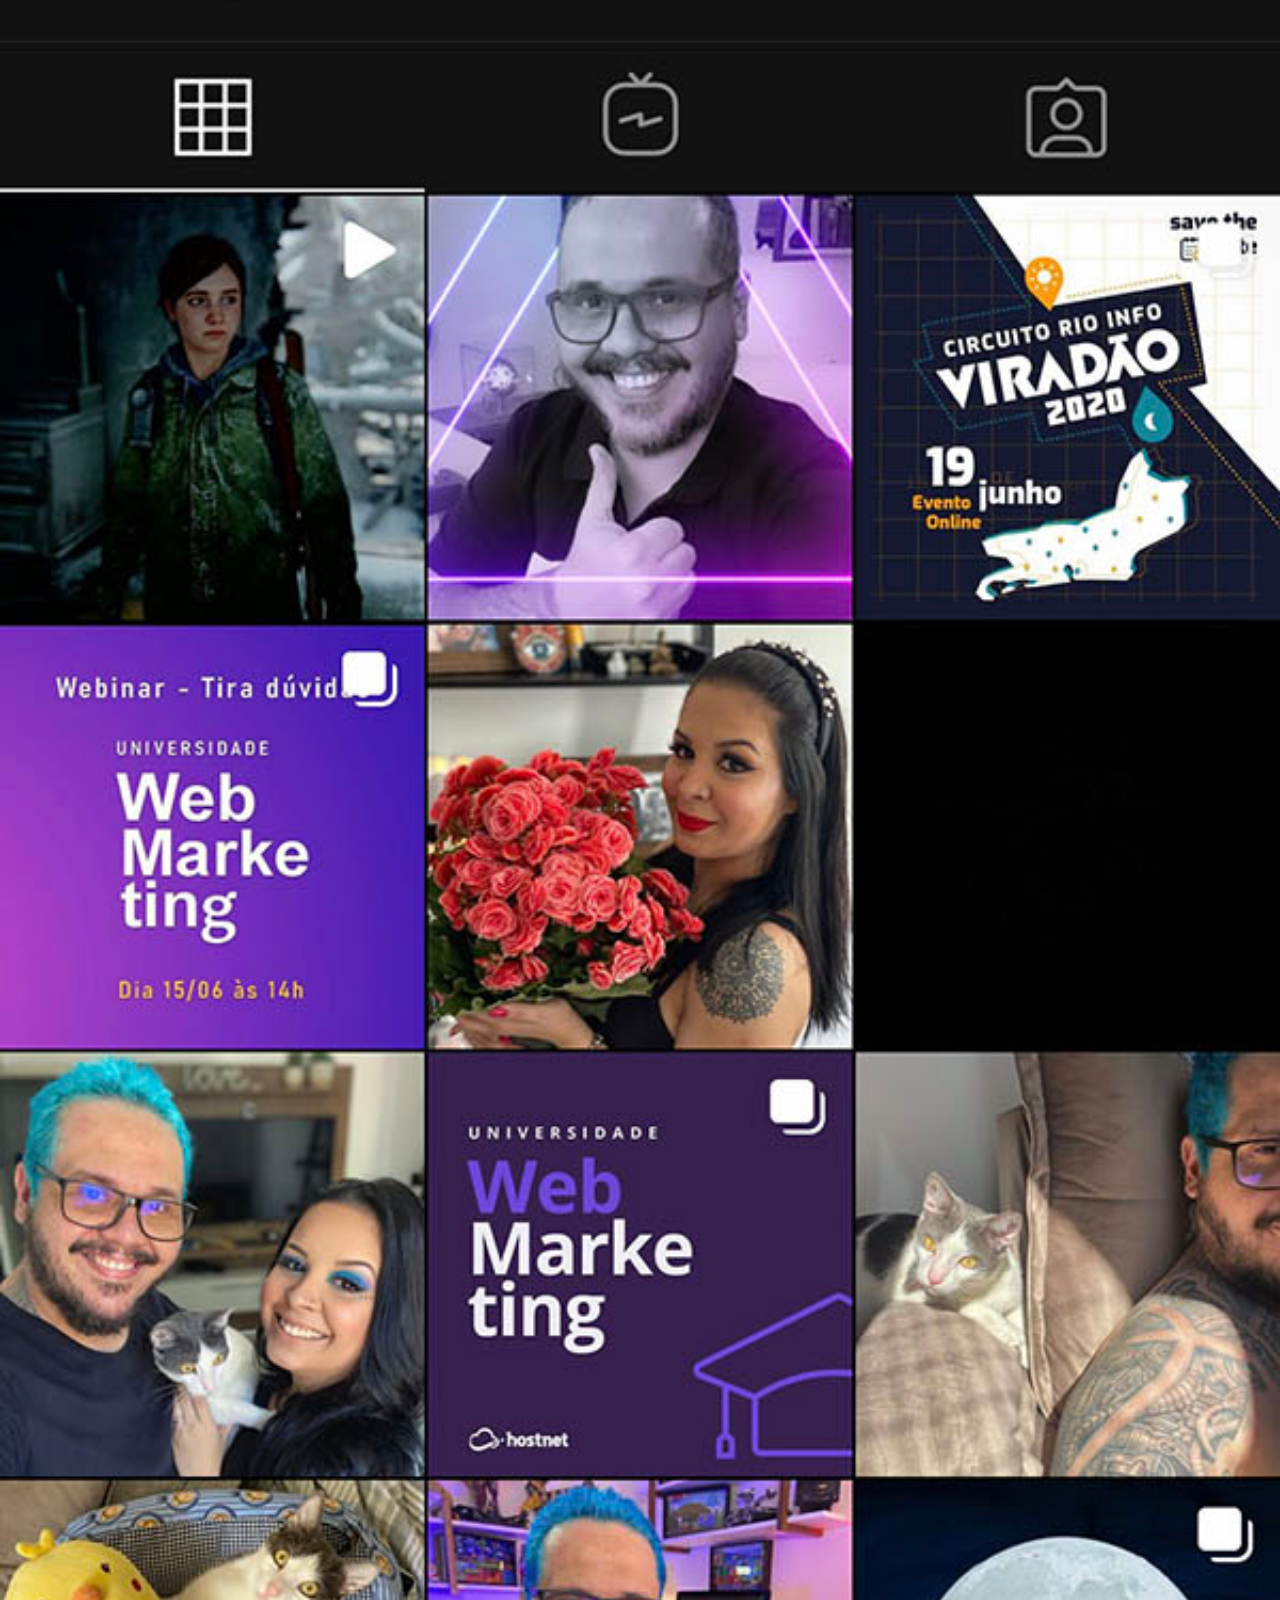
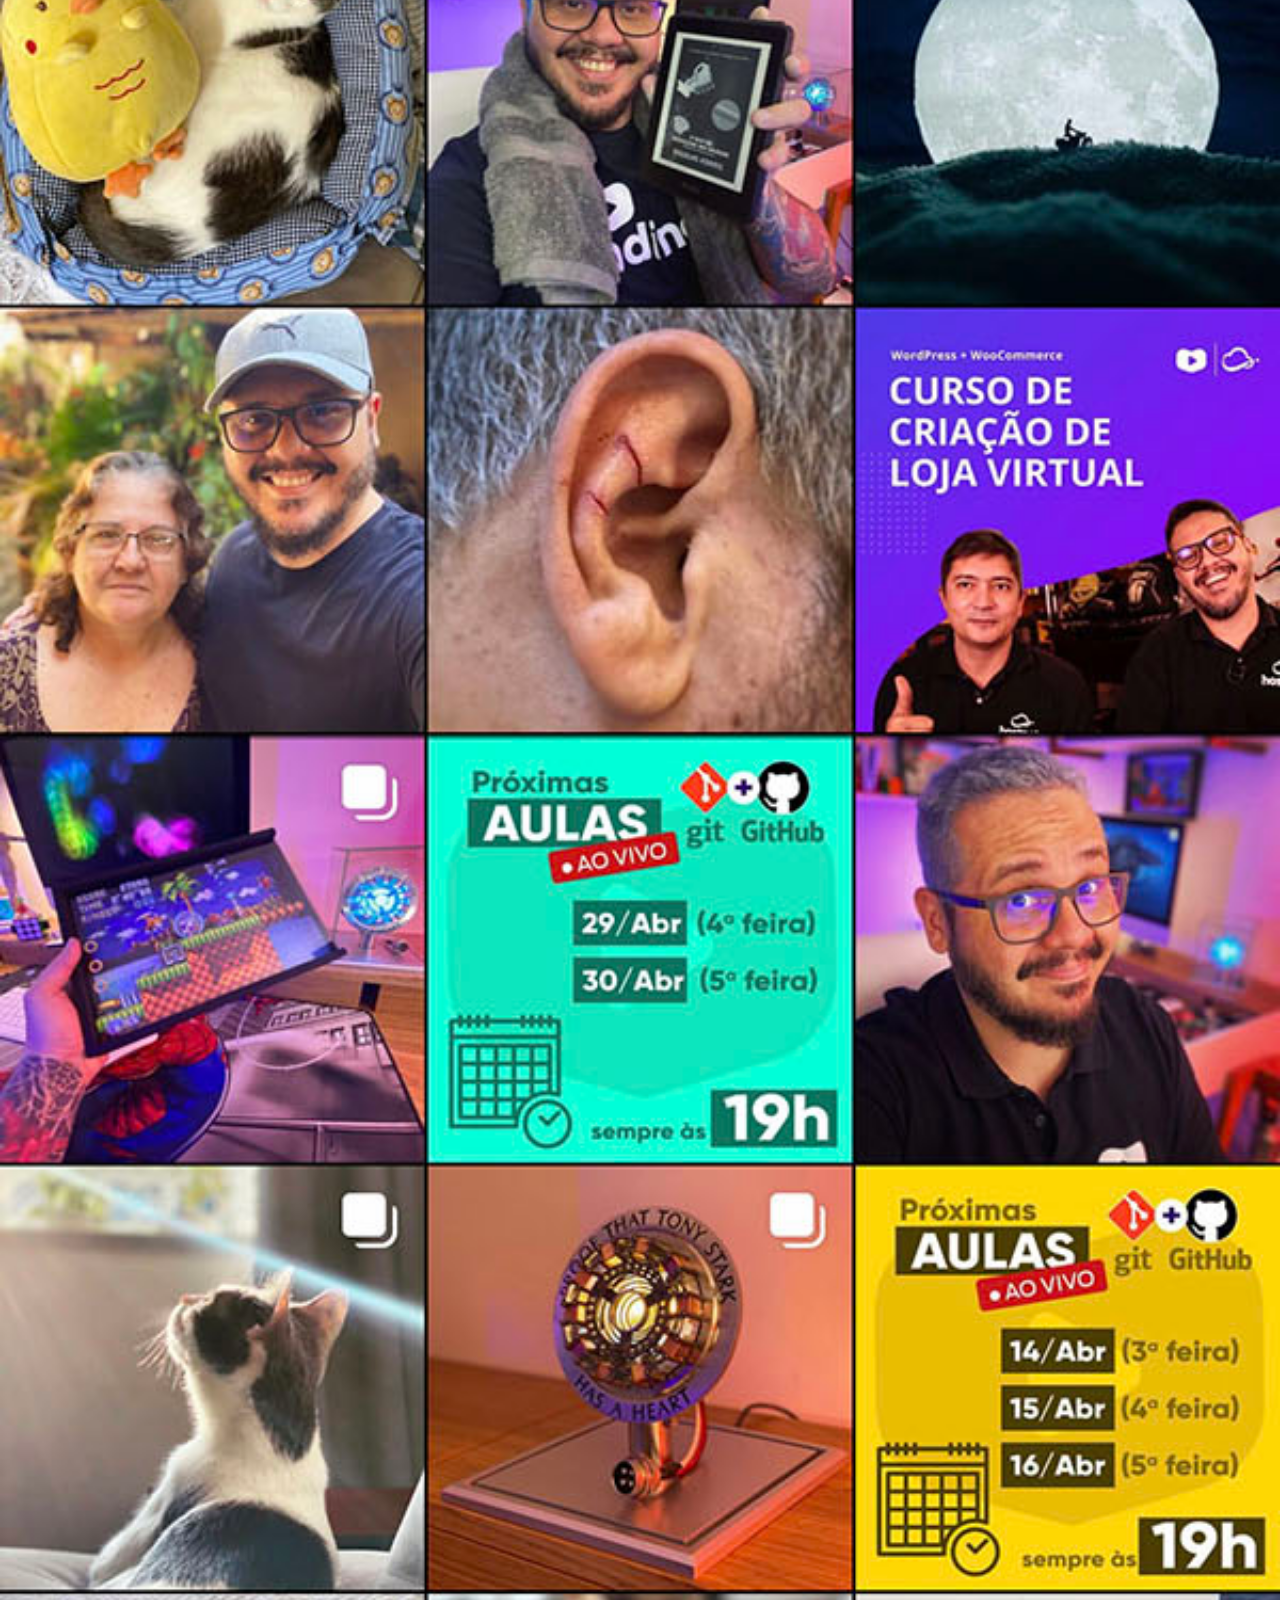
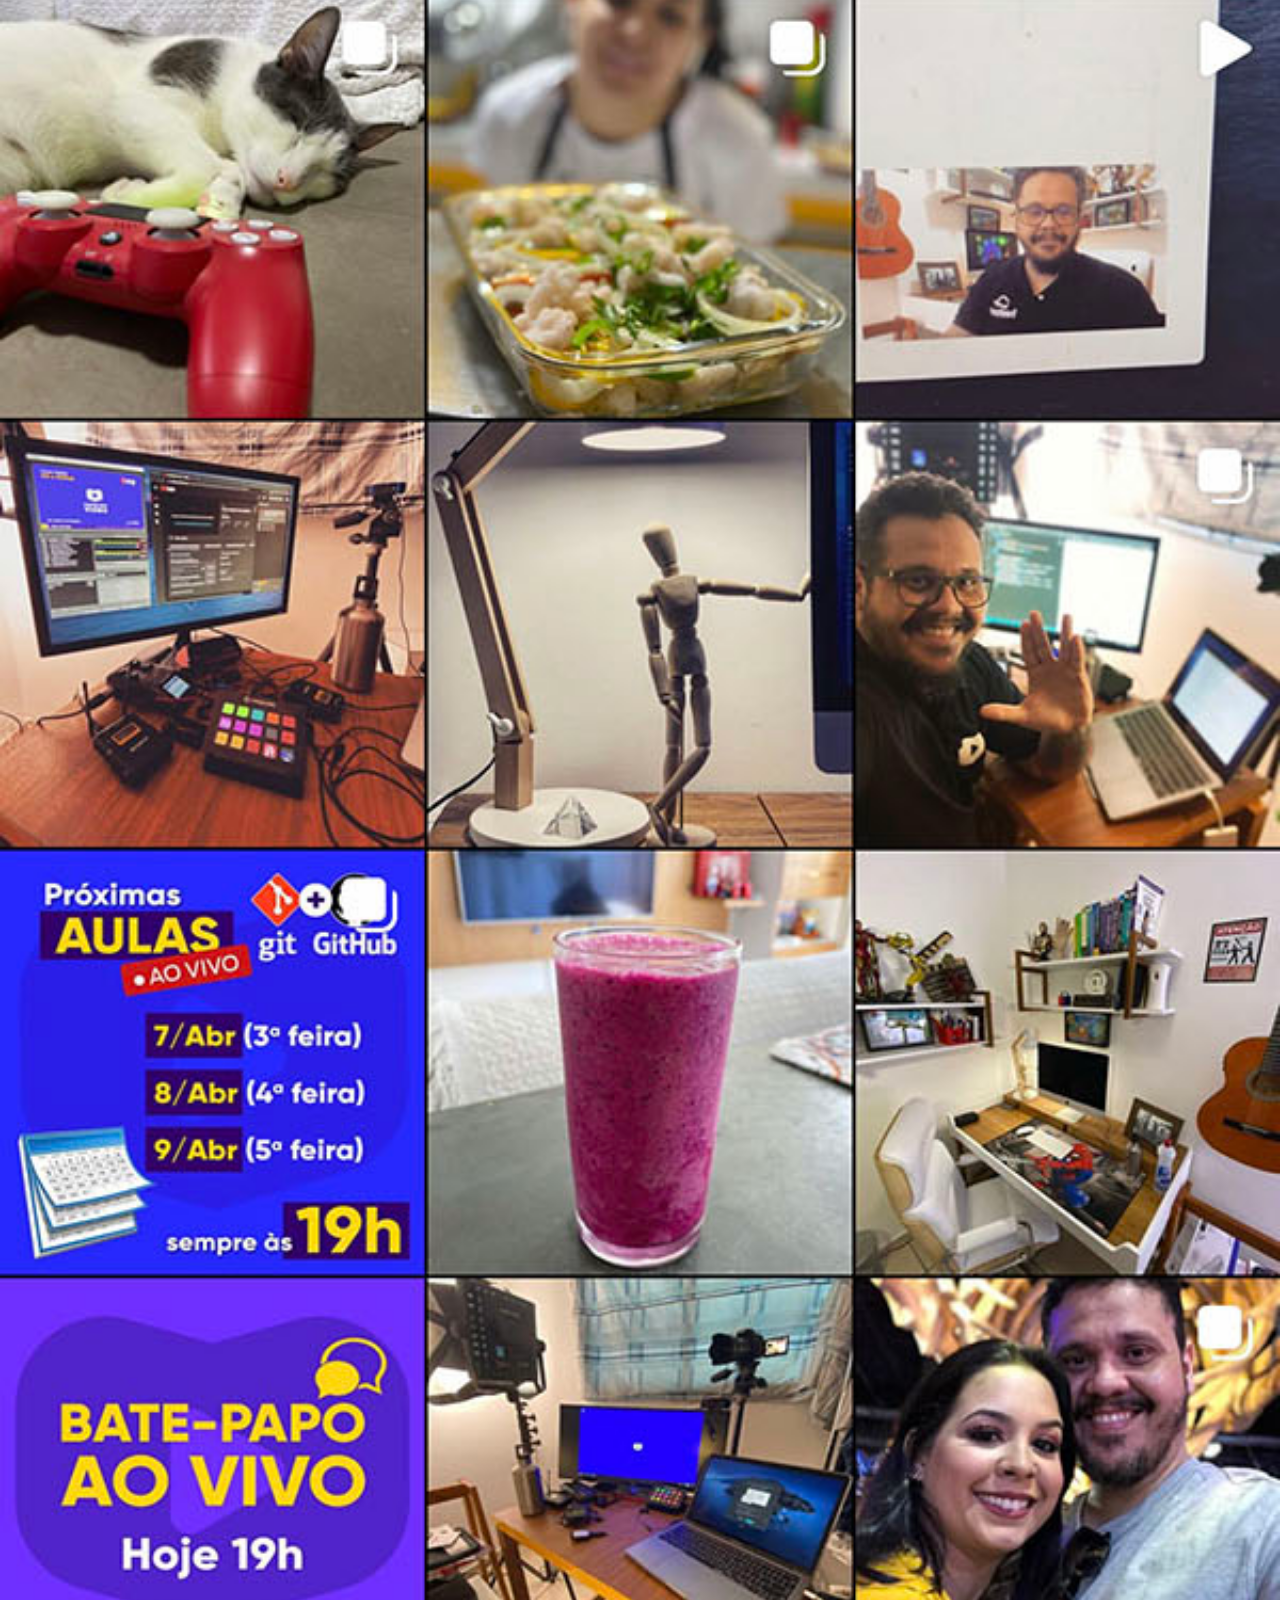
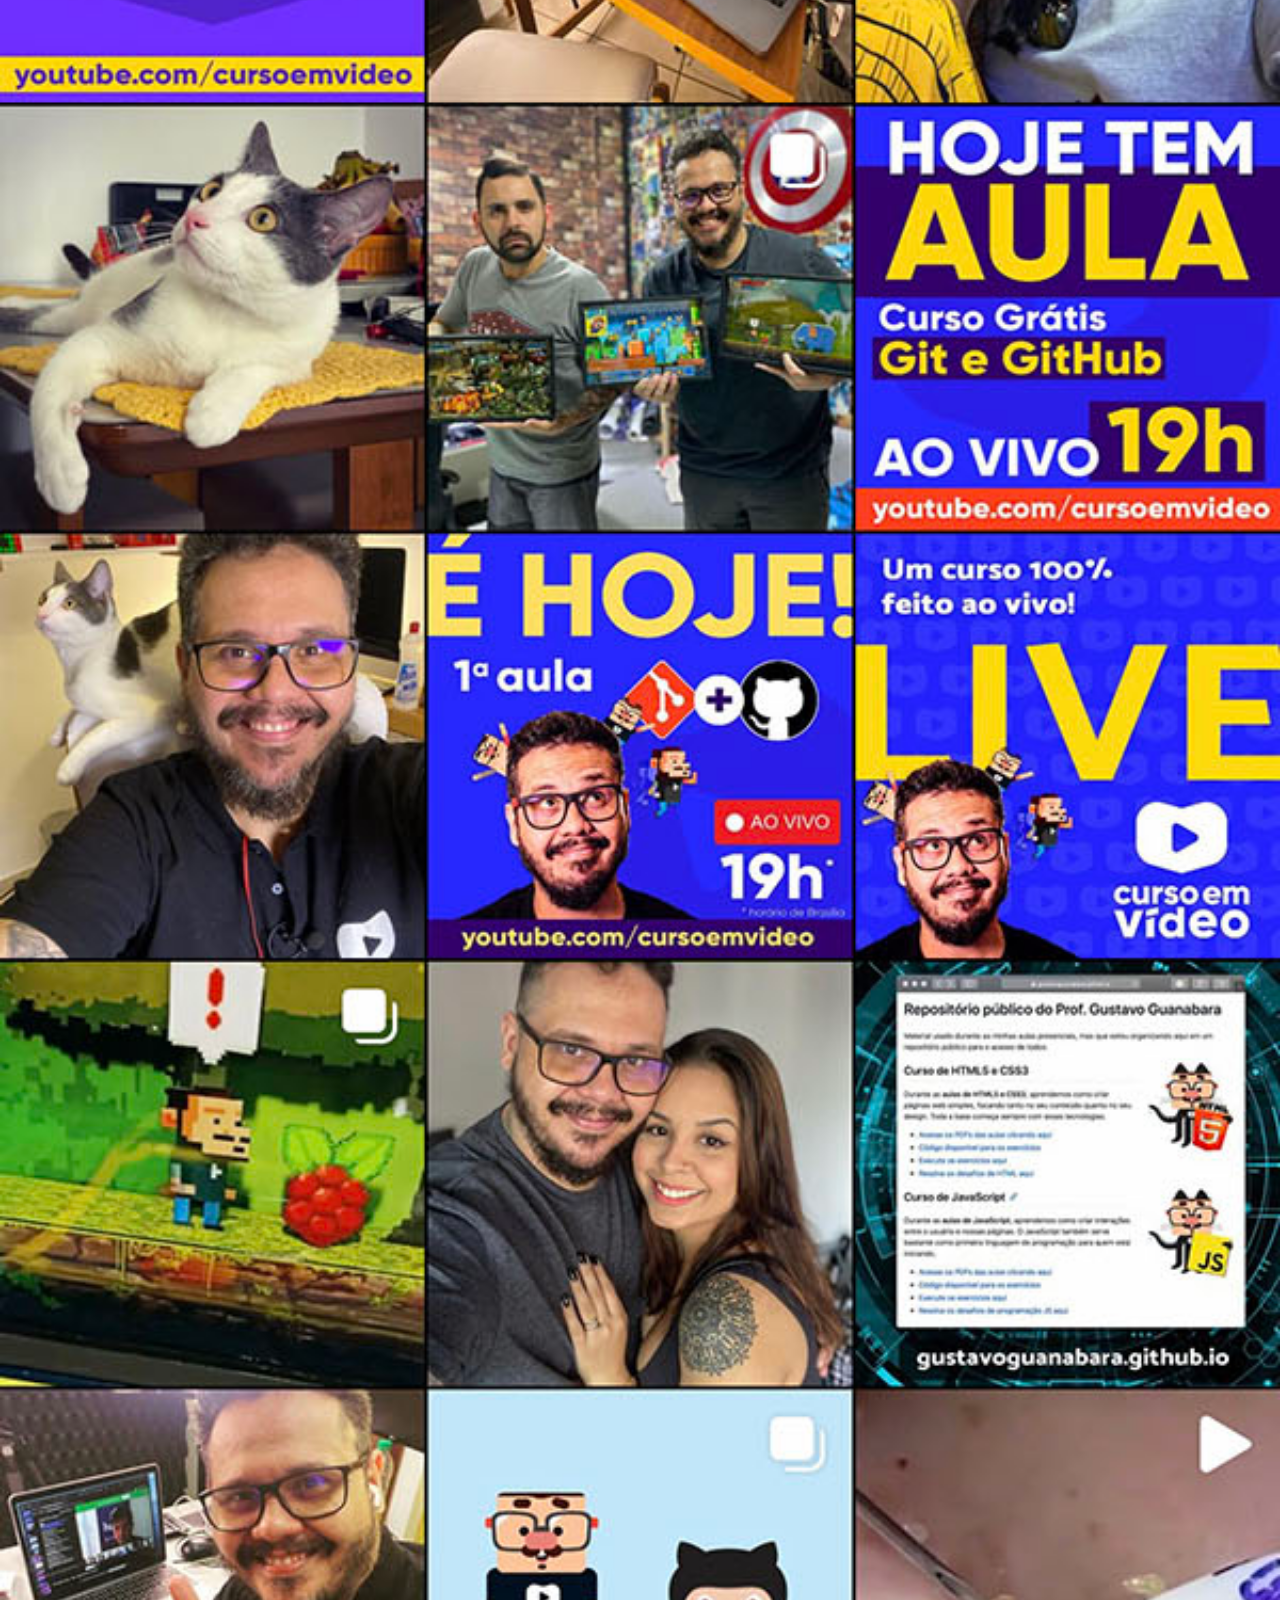
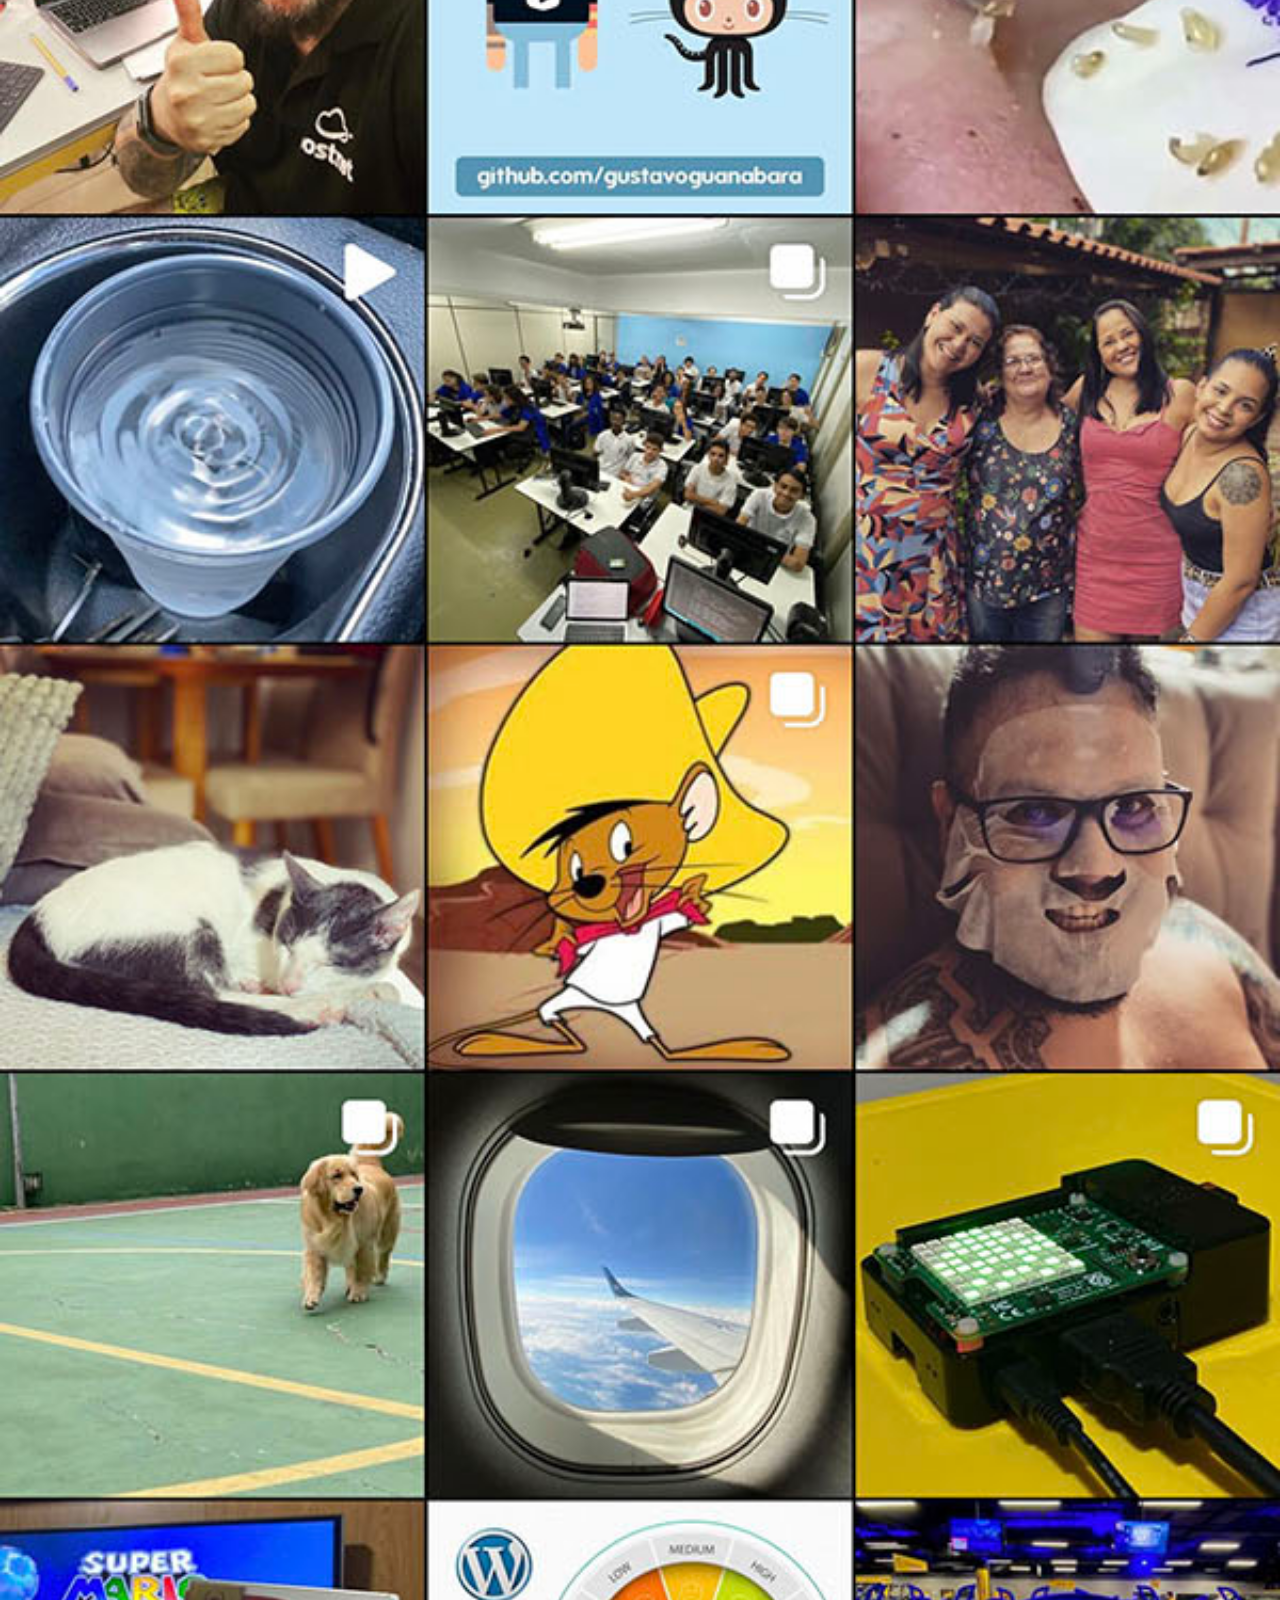
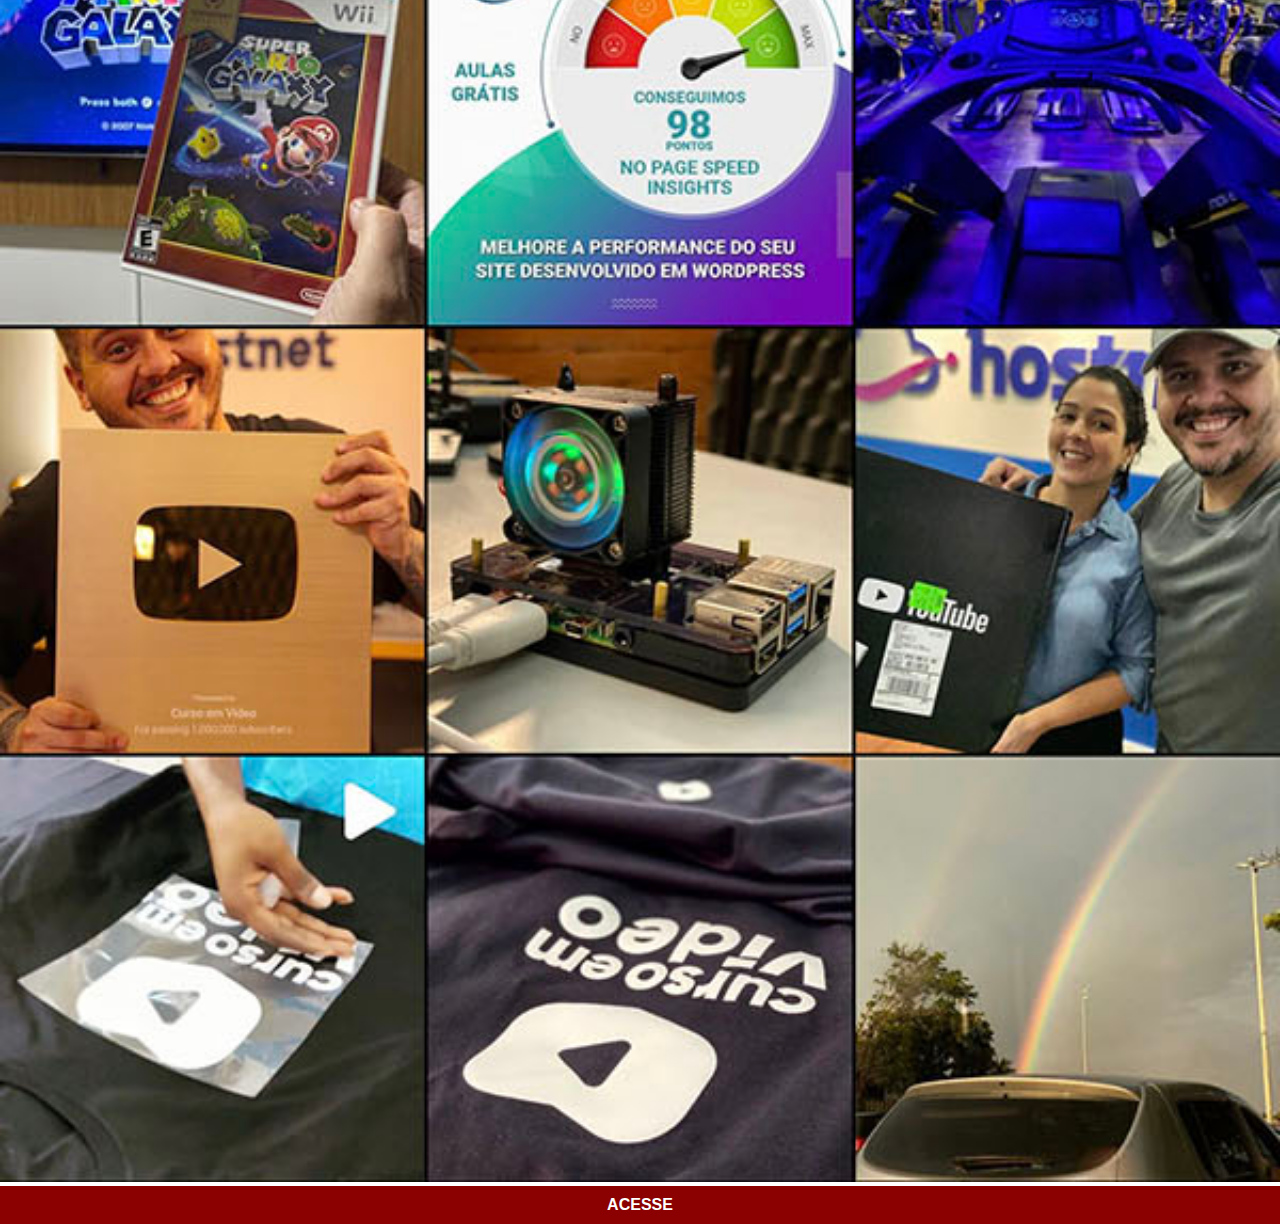
<file: instagram.html>
<!DOCTYPE html>
<html lang="pt-br">
<head>
	<meta charset="UTF-8">
	<meta name="viewport" content="width=device-width, initial-scale=1.0">
	<title>Instagram</title>
	<link rel="stylesheet" href="estilos/social.css">
</head>
<body>
	<img src="imagens/tela-instagram.jpg" alt="Instagram">
	<a href="https://www.instagram.com/gustavoguanabara/" target="_blank">ACESSE</a>
</body>
</html>
</file>
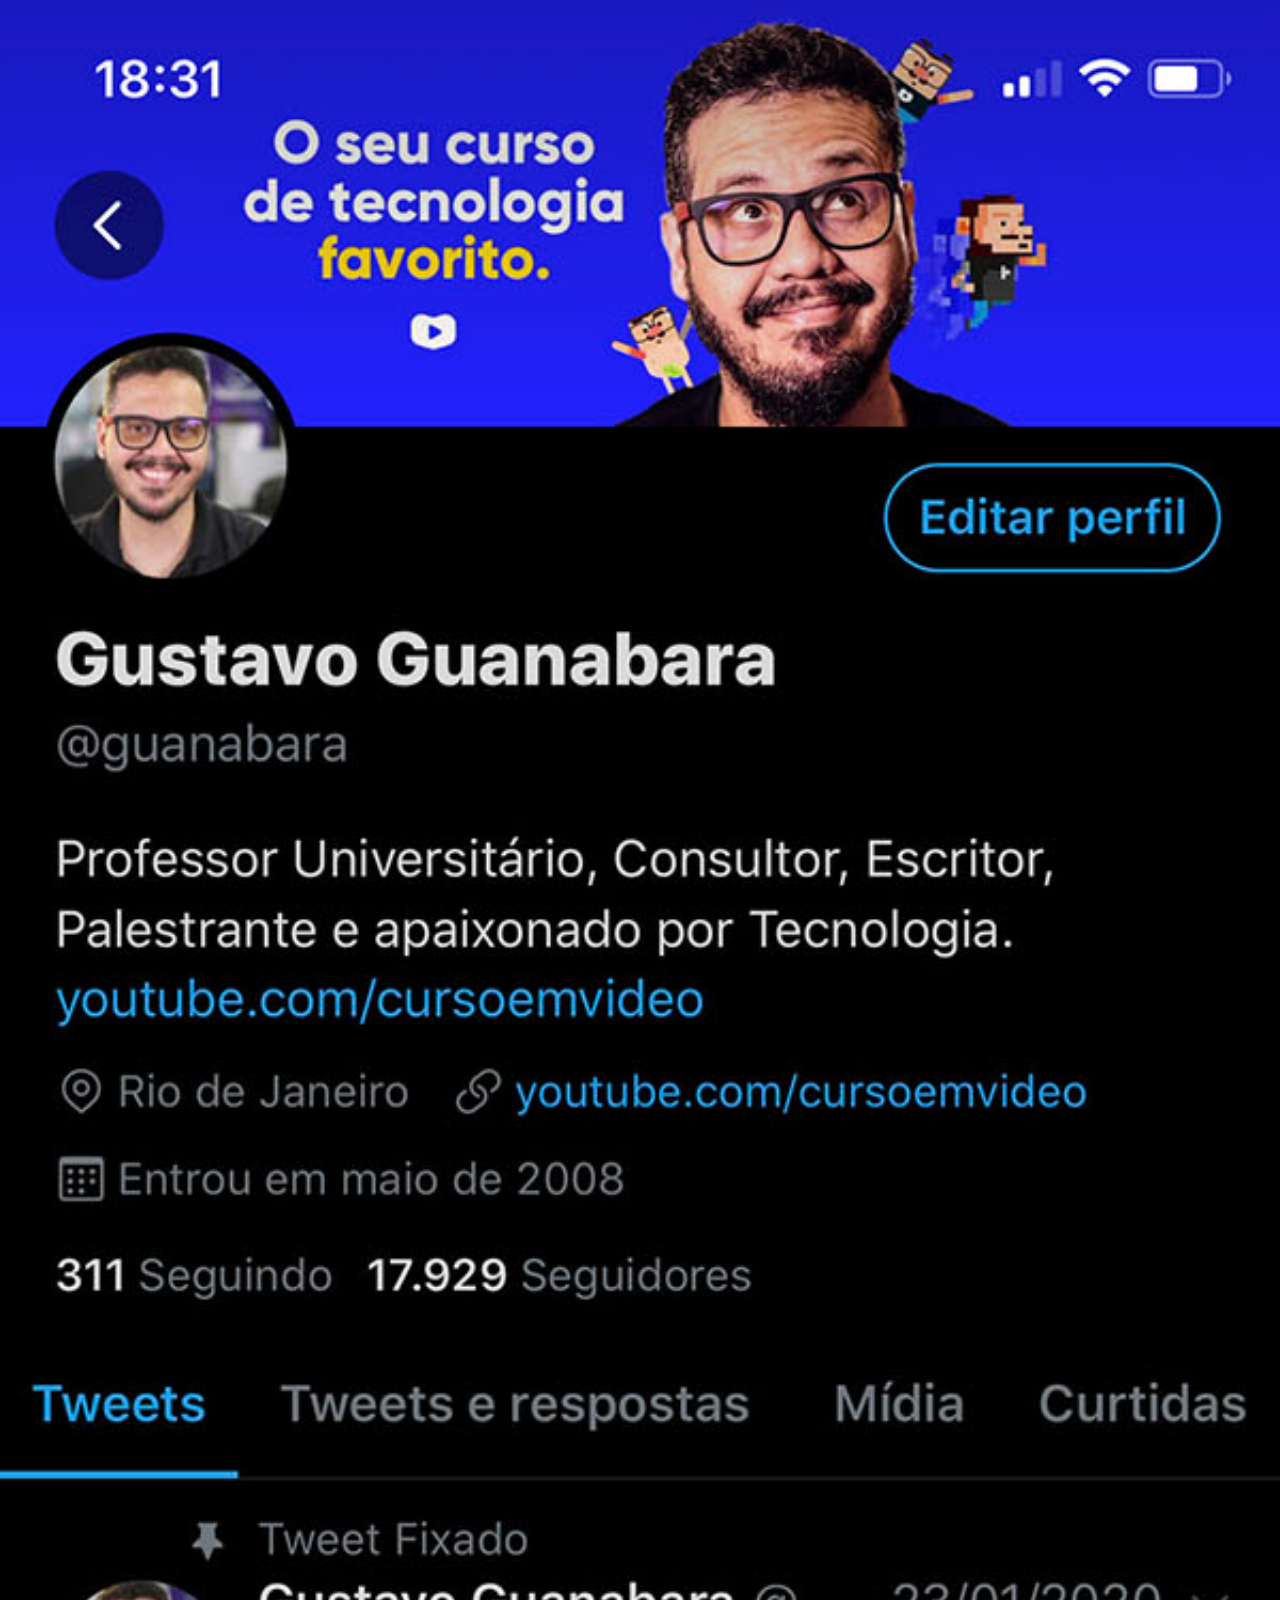
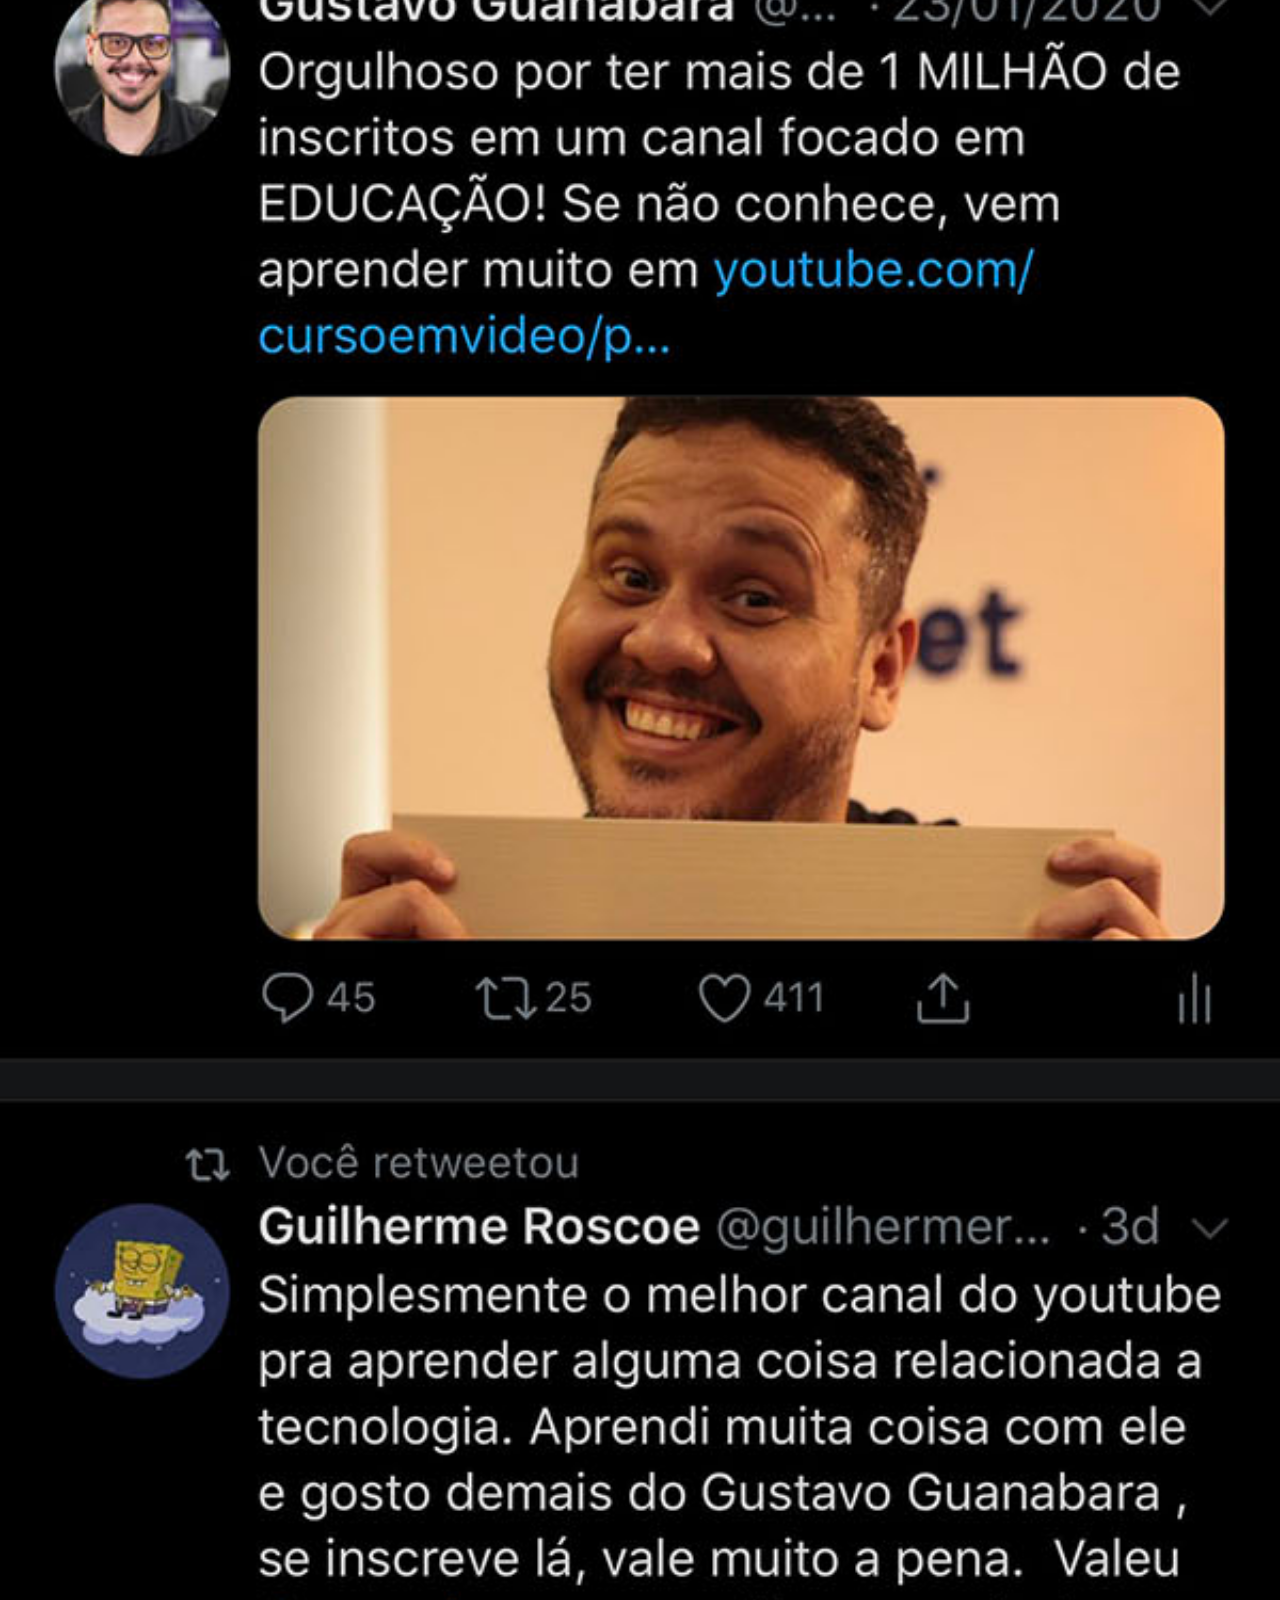
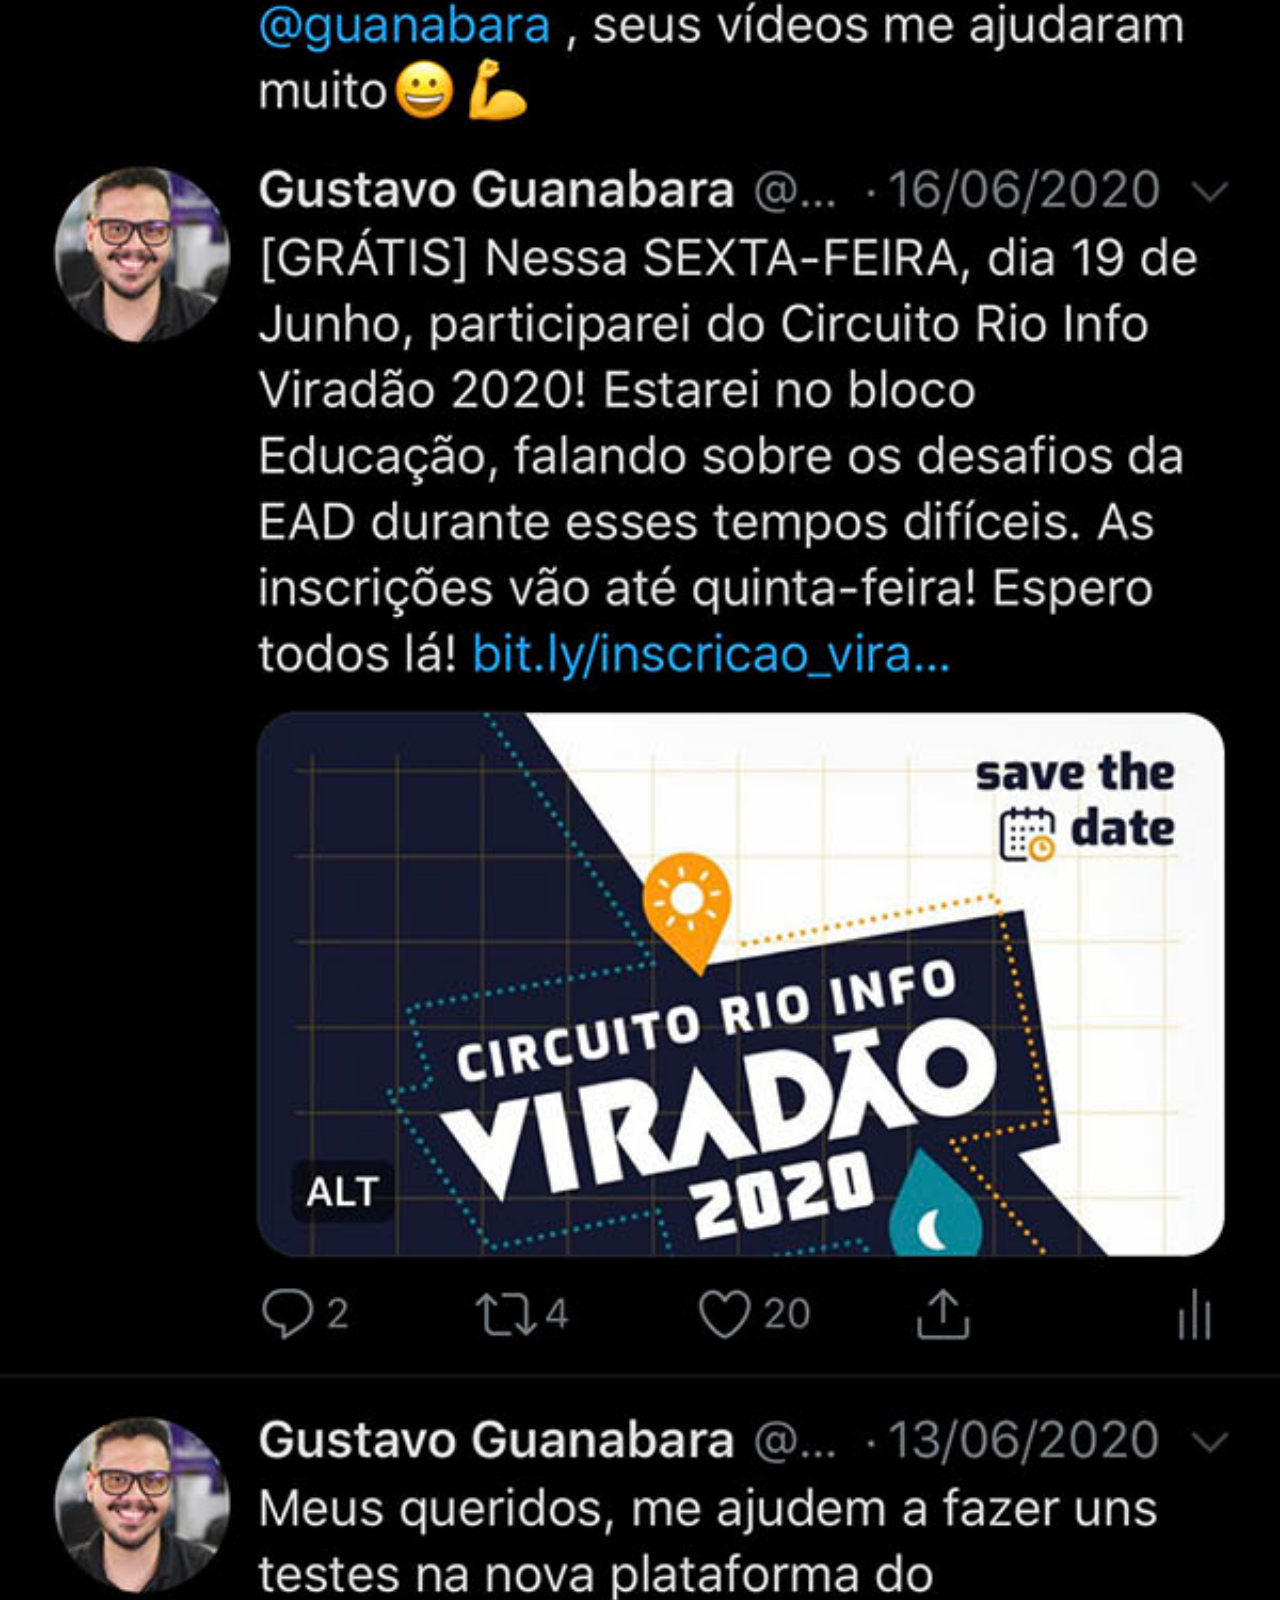
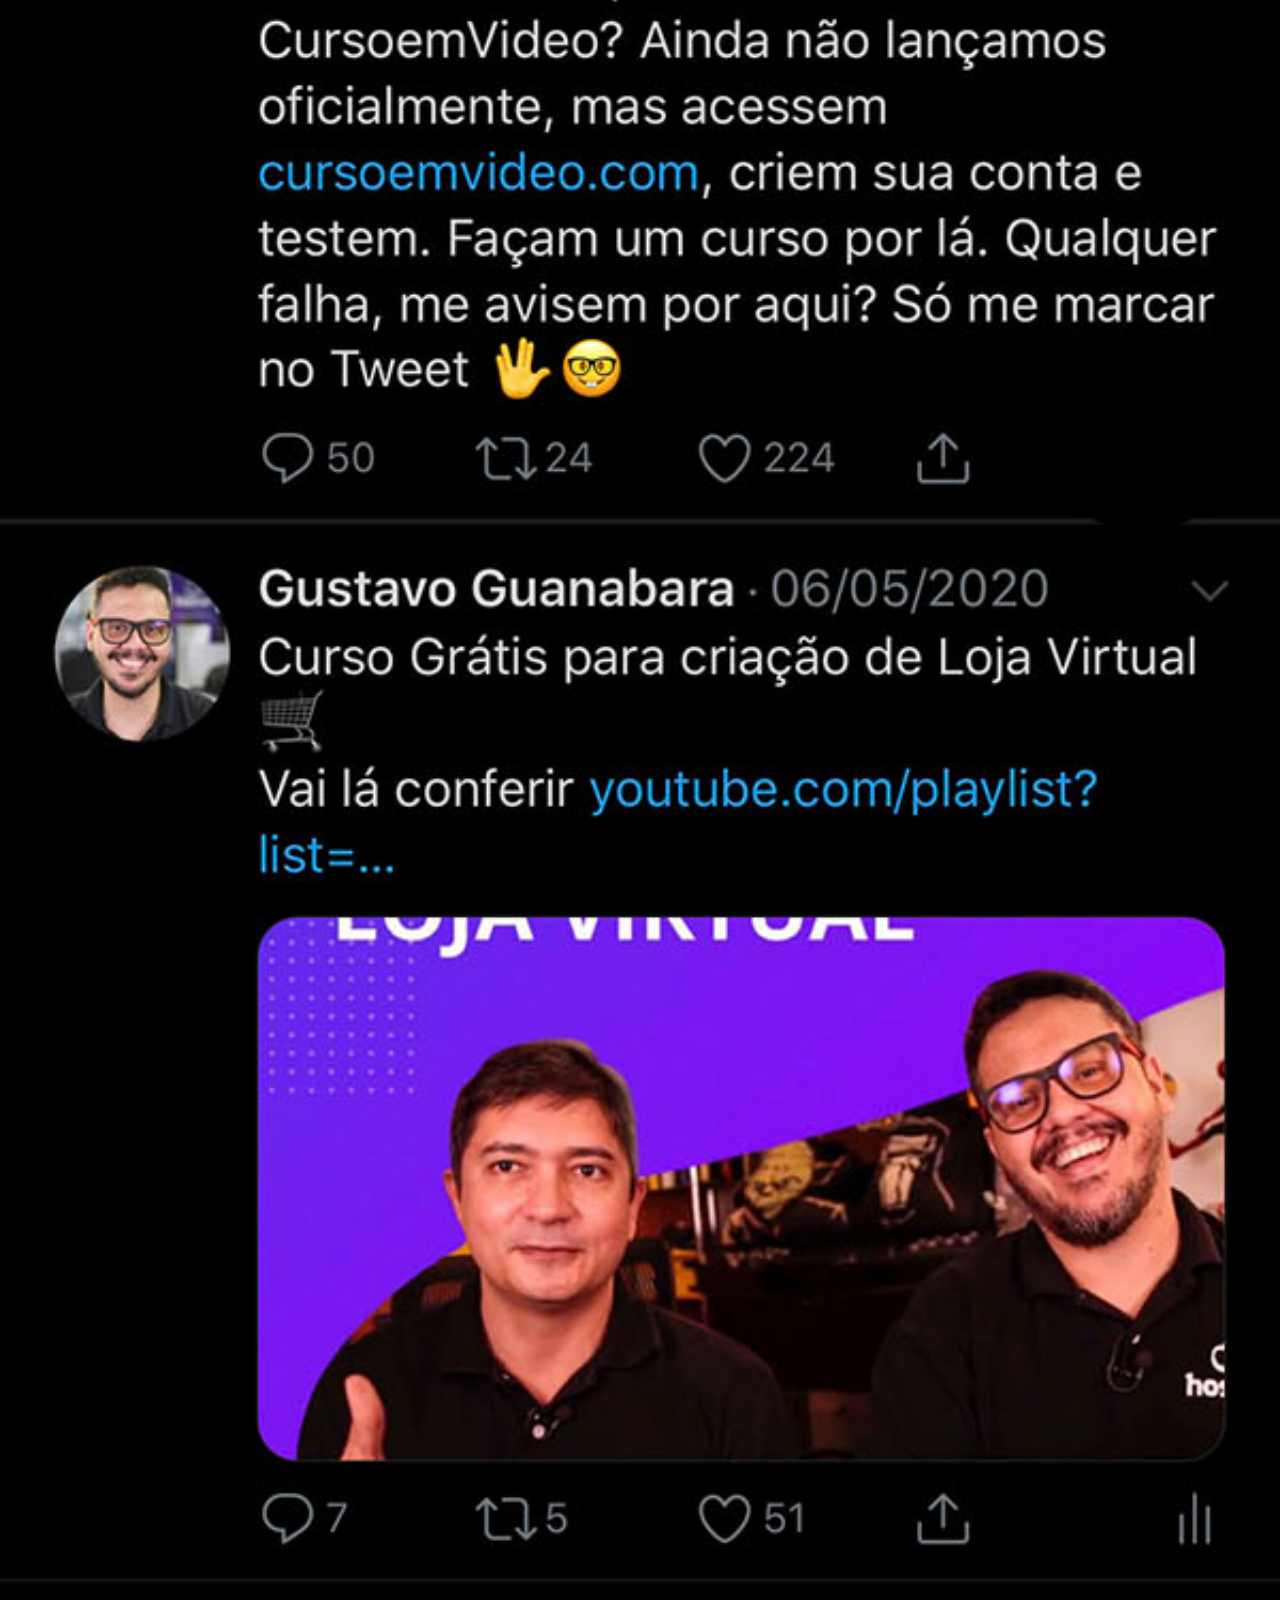
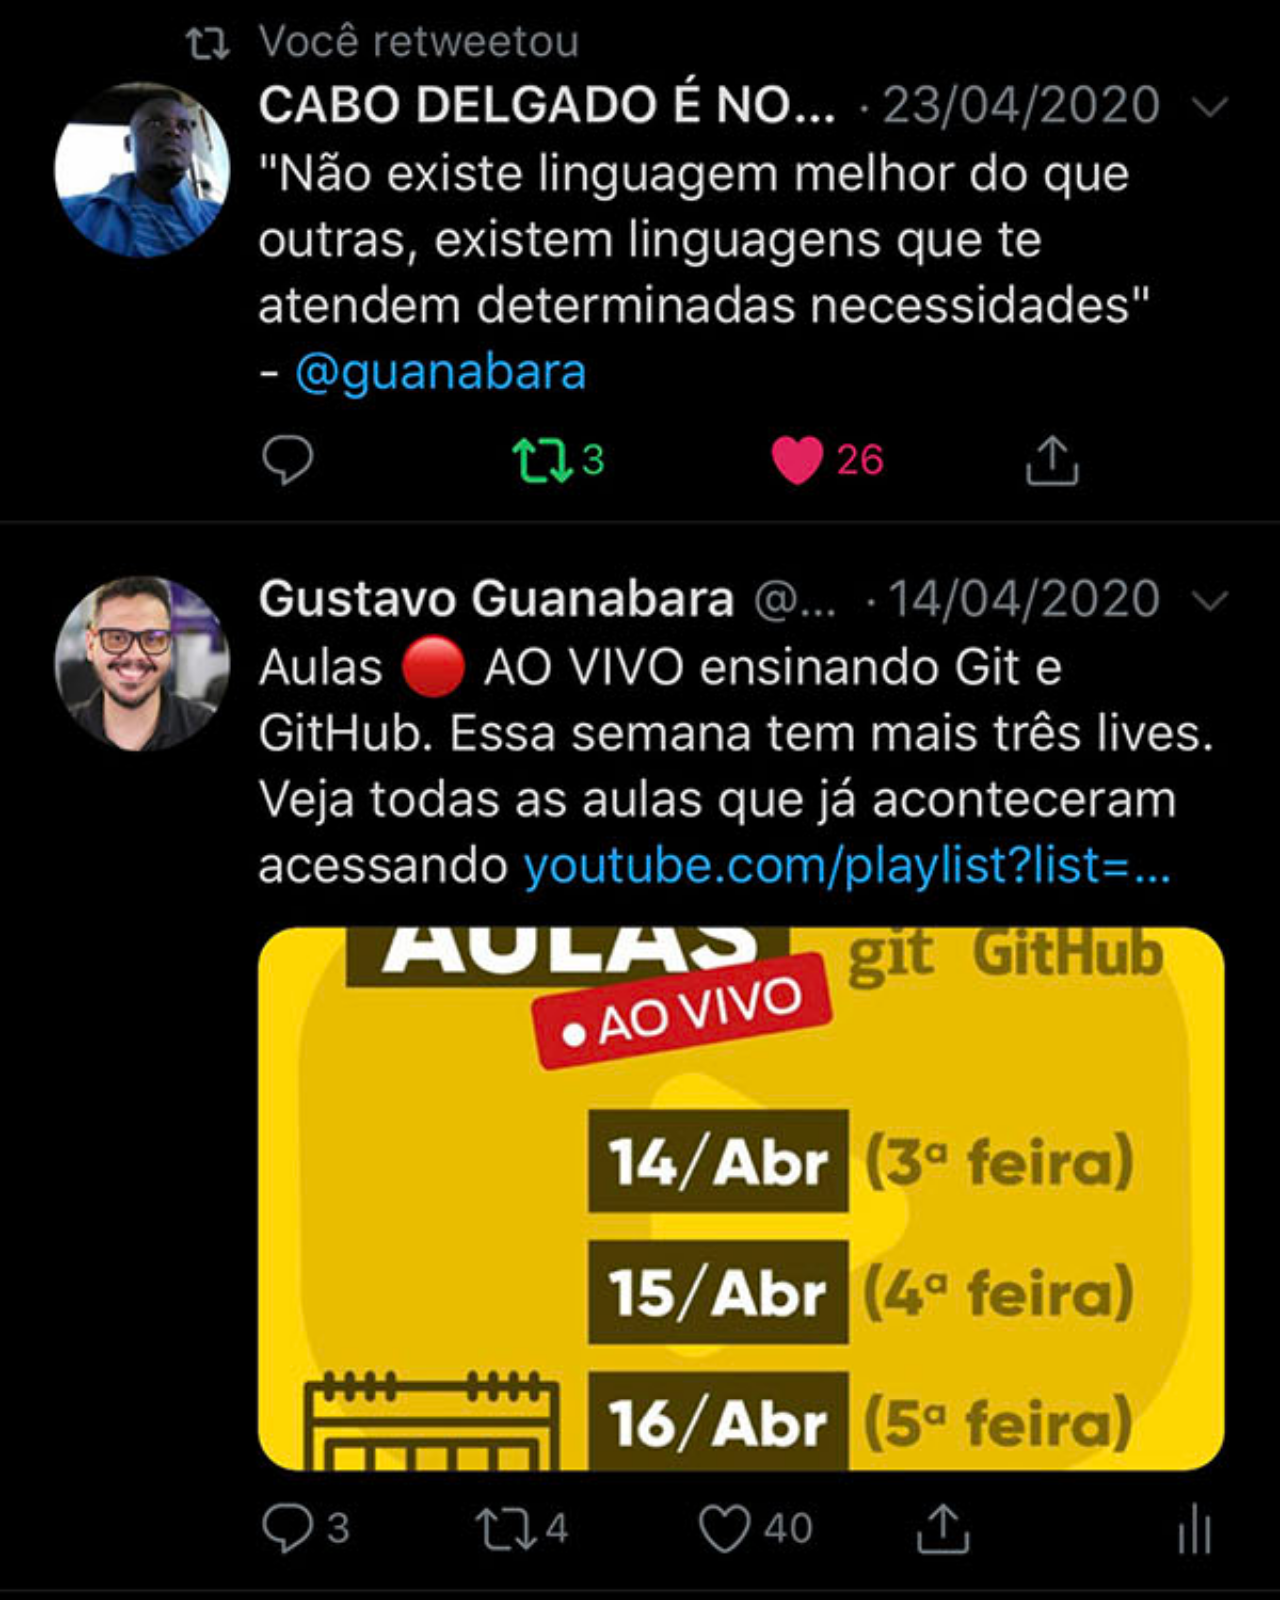
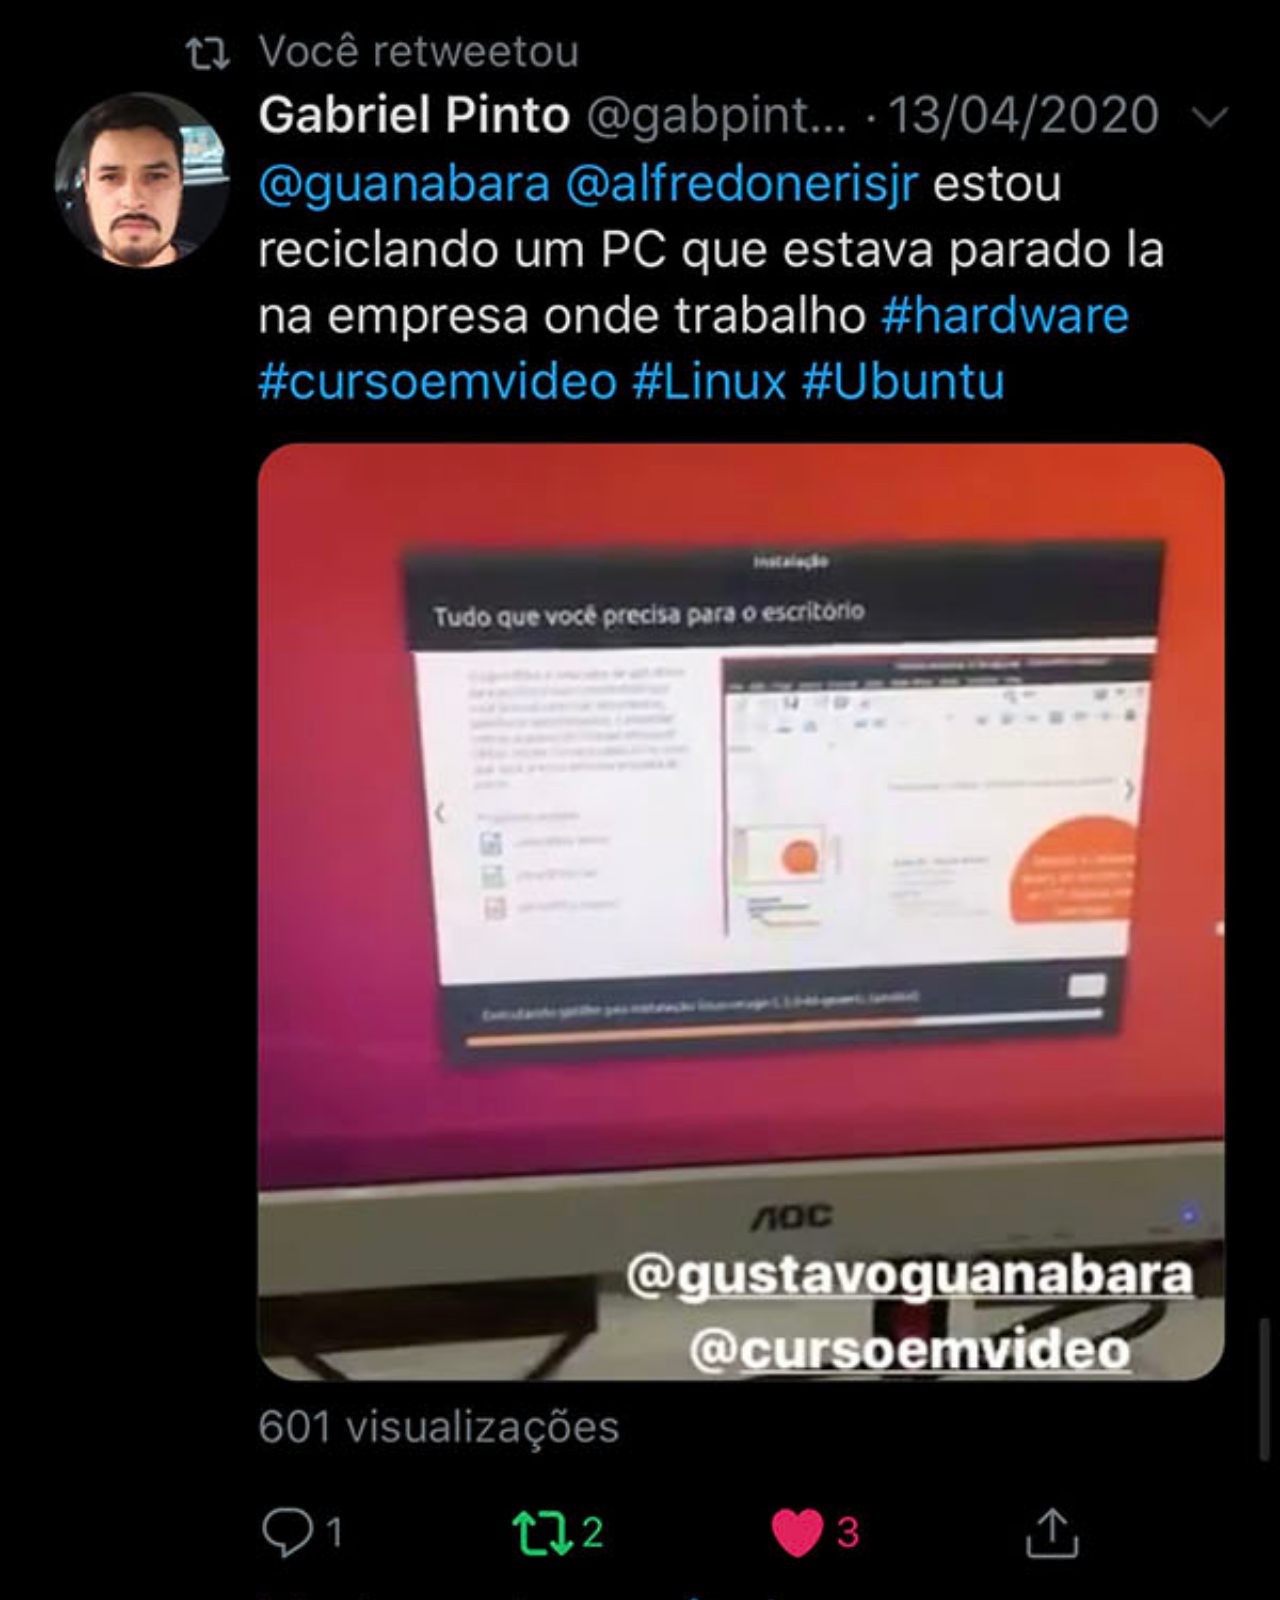
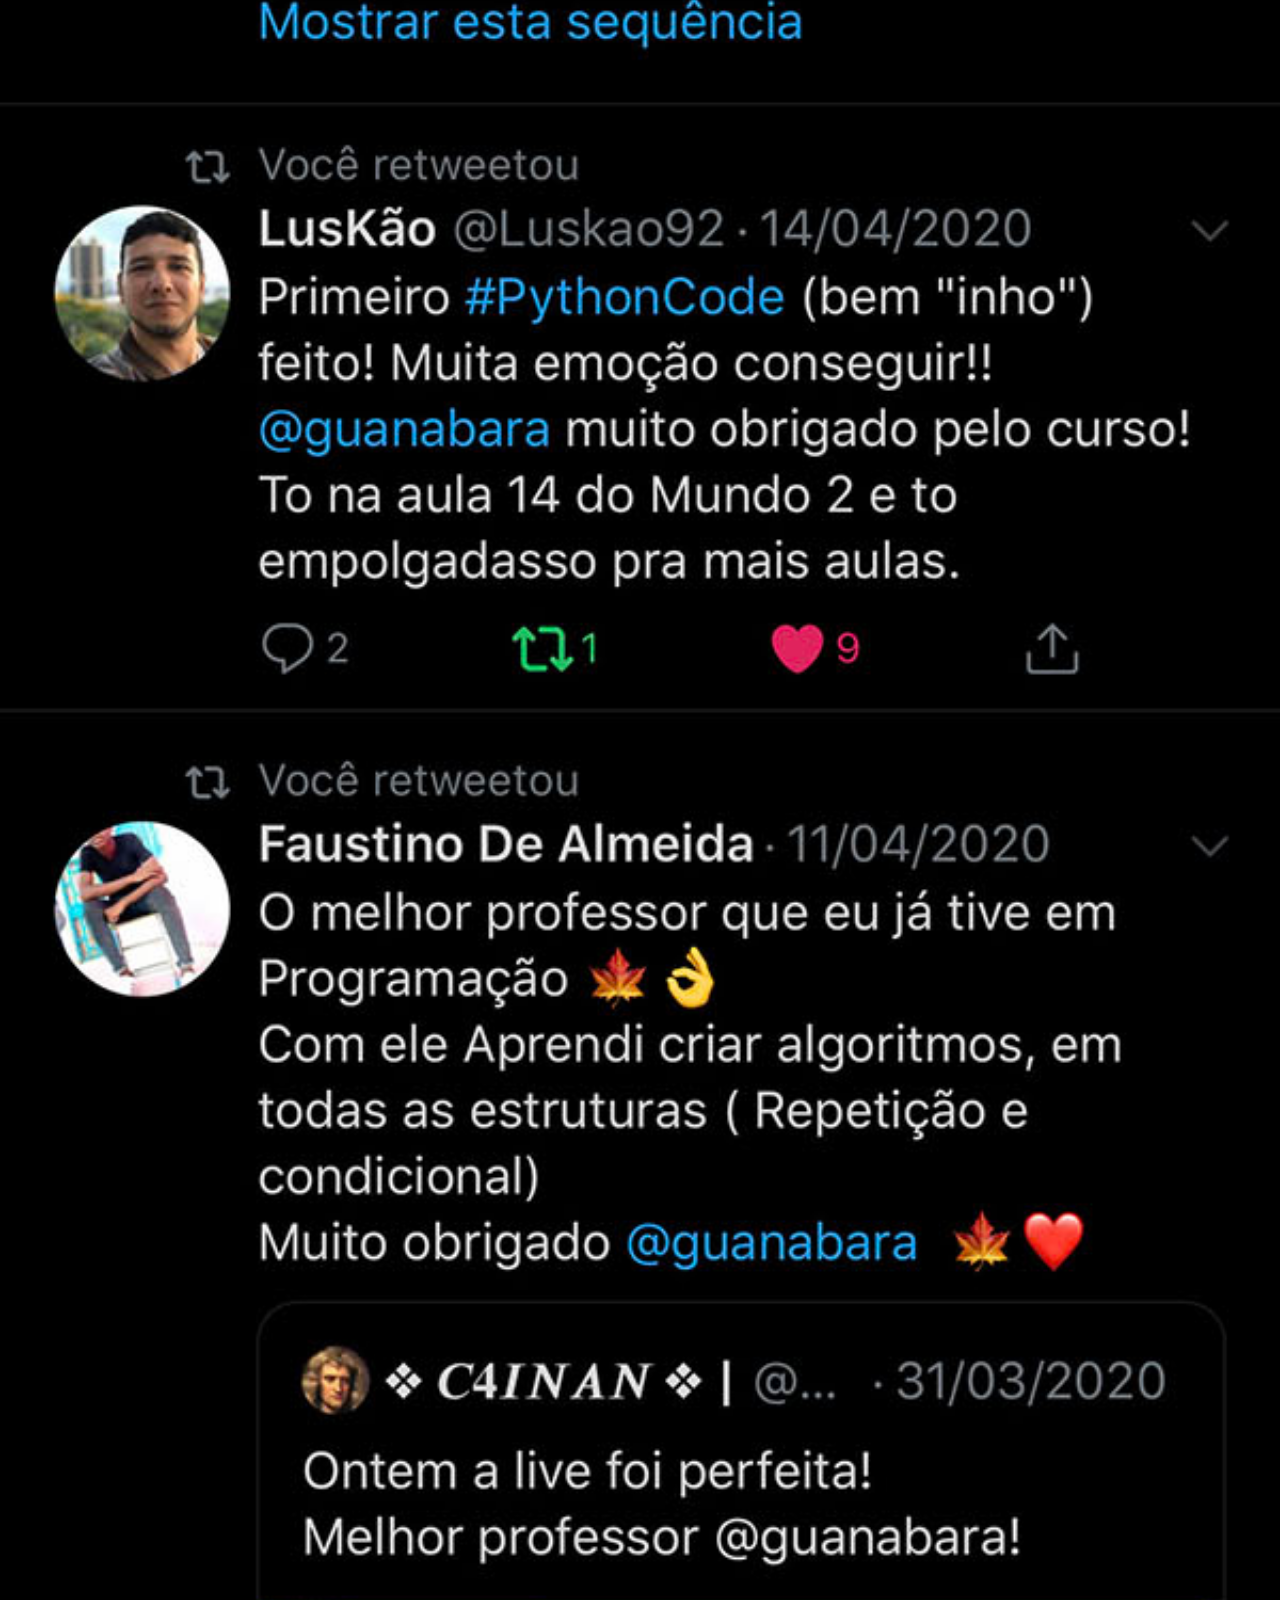
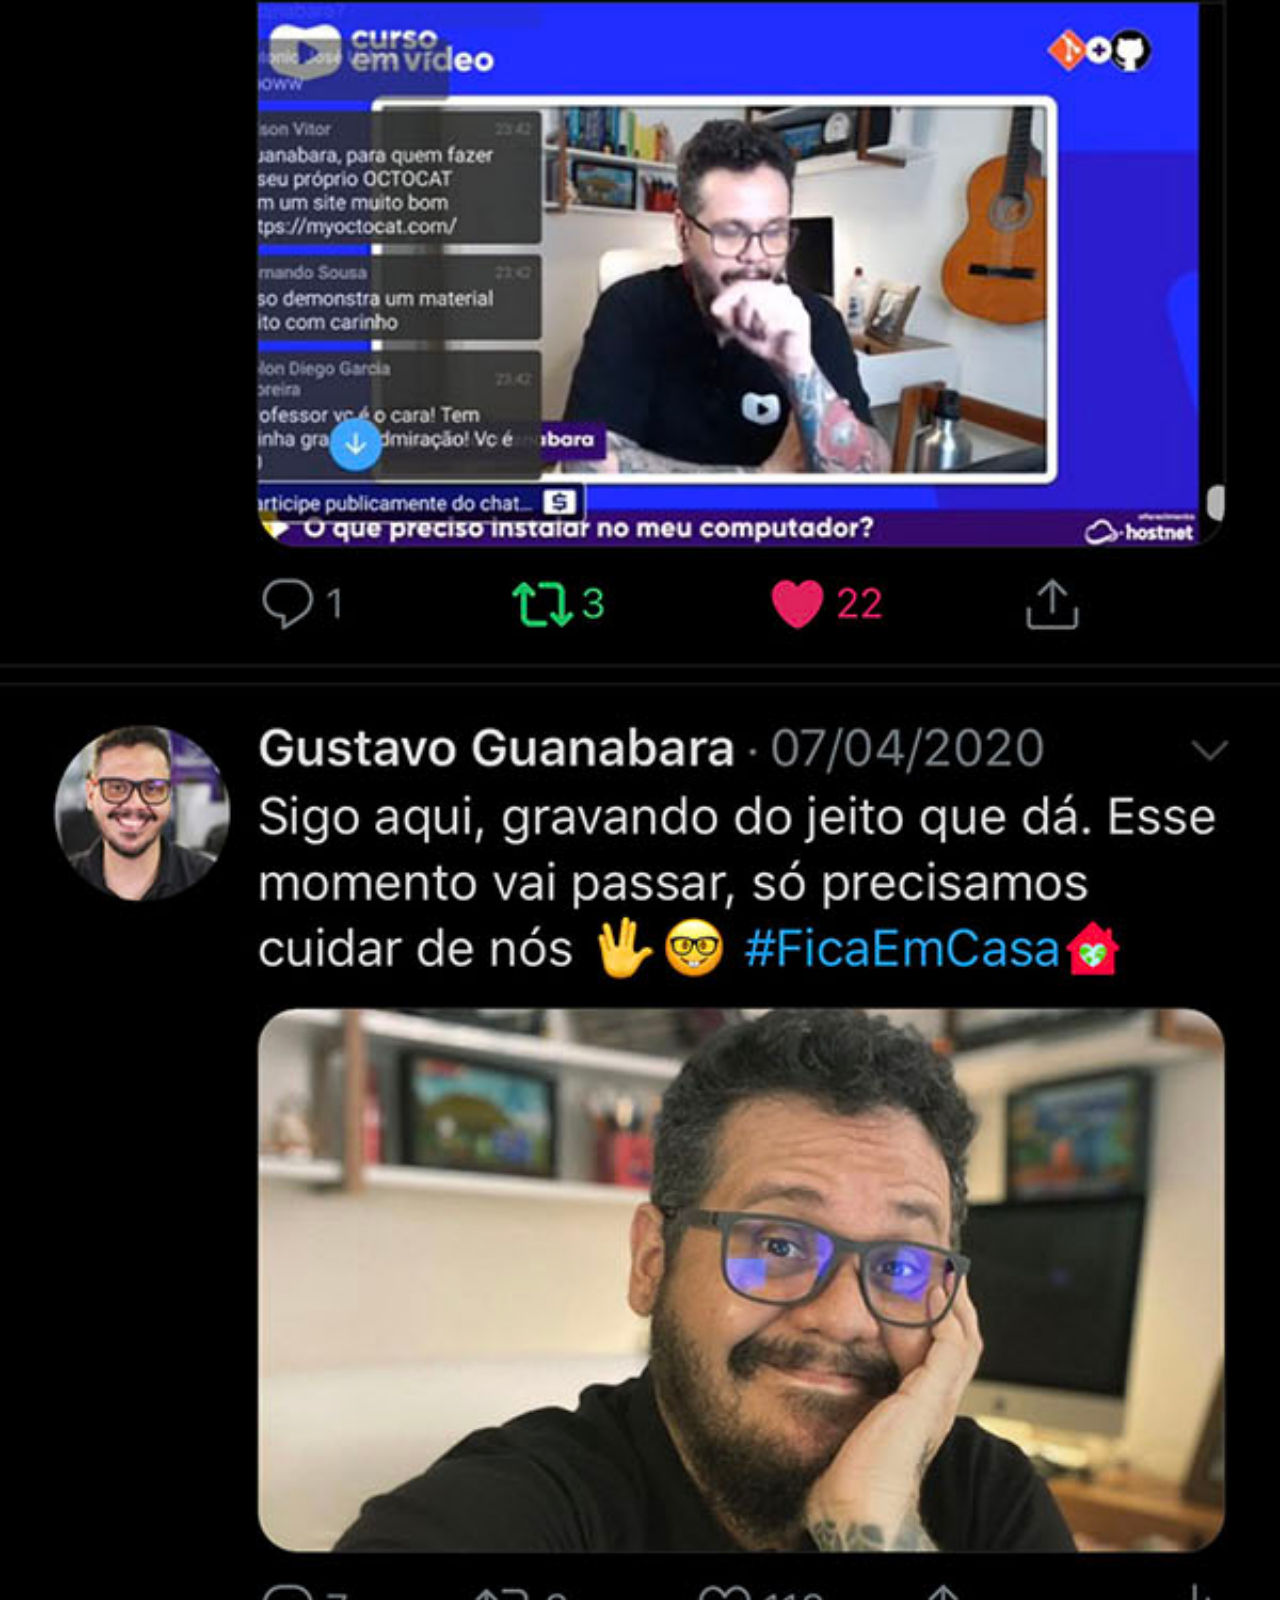
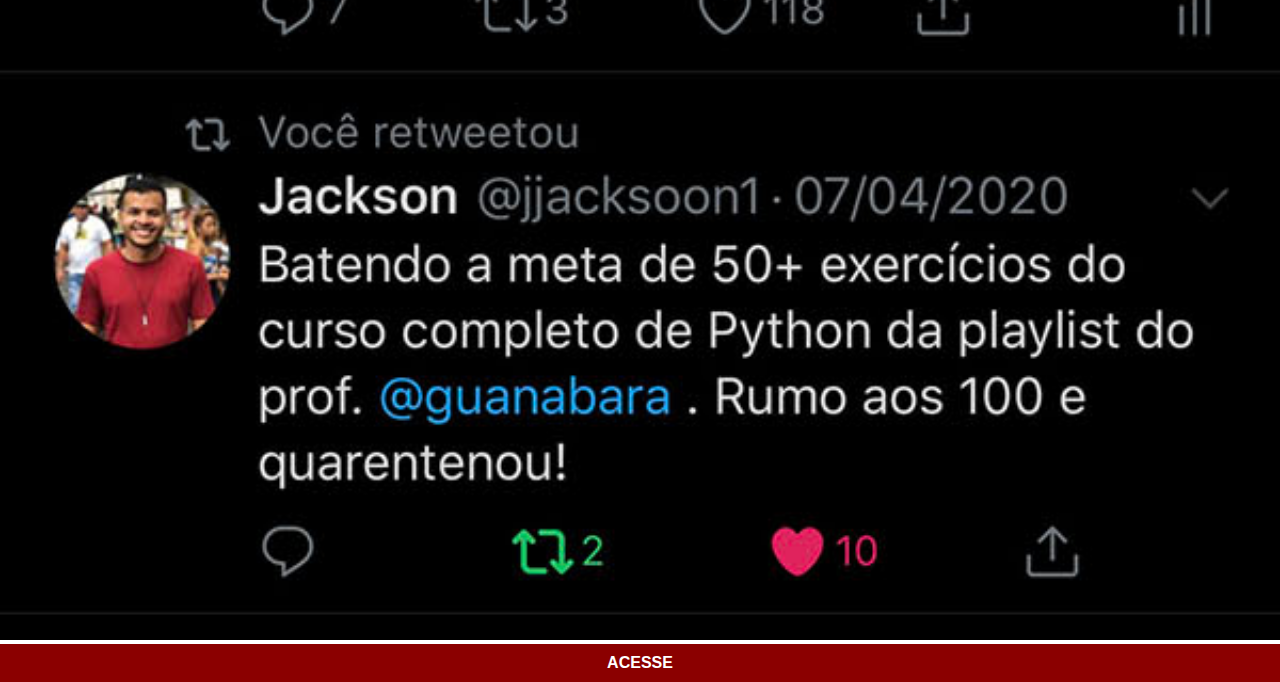
<file: twitter.html>
<!DOCTYPE html>
<html lang="pt-br">
<head>
	<meta charset="UTF-8">
	<meta name="viewport" content="width=device-width, initial-scale=1.0">
	<title>Twitter</title>
	<link rel="stylesheet" href="estilos/social.css">
</head>
<body>
	<img src="imagens/tela-twitter.jpg" alt="Twitter">
	<a href="https://twitter.com/guanabara" target="_blank">ACESSE</a>
</body>
</html>
</file>
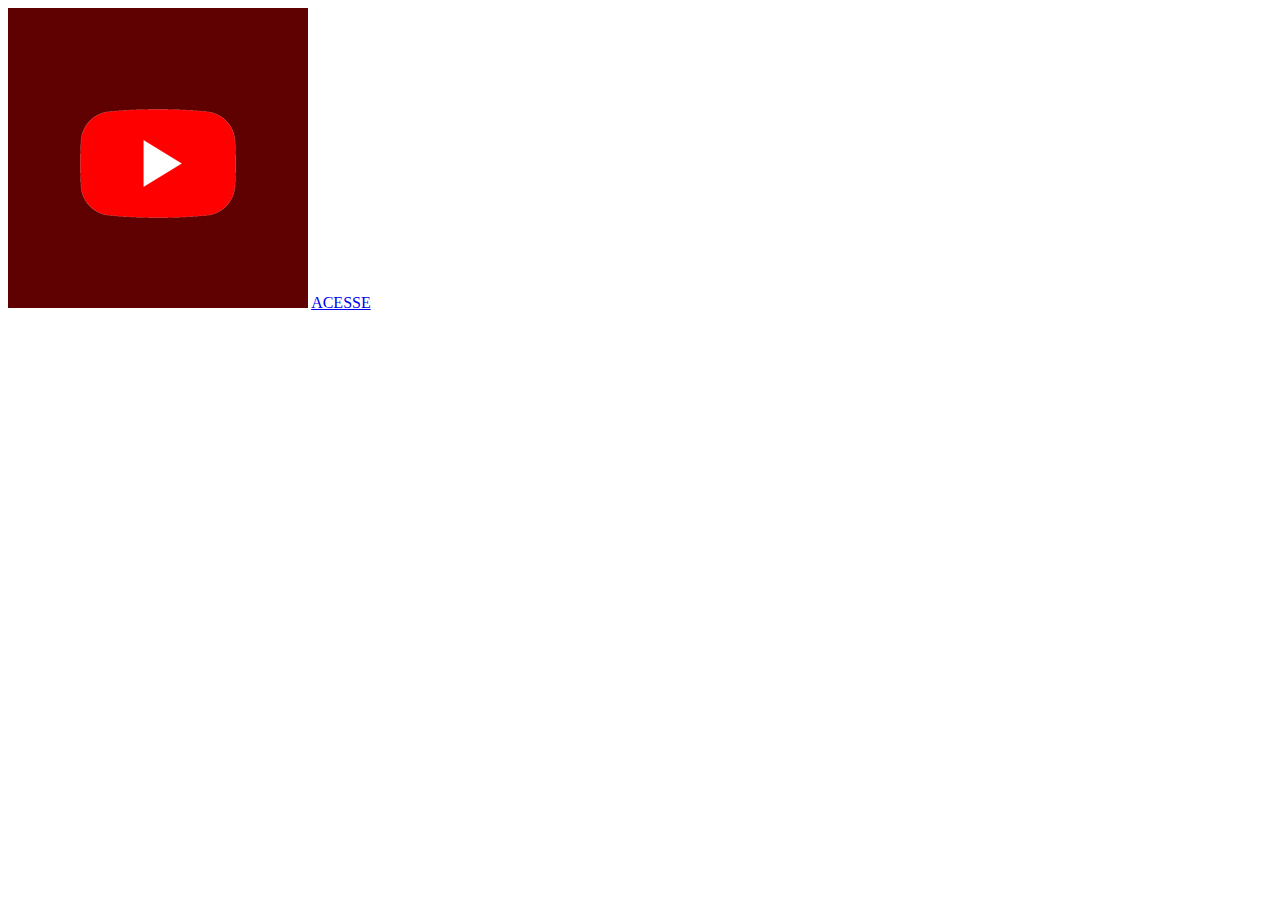
<file: youtube.html>
<!DOCTYPE html>
<html lang="pt-br">
<head>
	<meta charset="UTF-8">
	<meta name="viewport" content="width=device-width, initial-scale=1.0">
	<title>YouTube</title>
	<style>

	</style>
</head>
<body>
	<img src="imagens/logo-youtube.jpg" alt="YouTube">
	<a href="https://www.youtube.com/@CursoemVideo/playlists" target="_blank">ACESSE</a>
</body>
</html>
</file>
<file: estilos/style.css>
@charset "UTF-8";

* {
	margin: 0px;
	padding: 0px;
	font-family: Arial, Helvetica, sans-serif;
}

html, body {
	height: 100vh;
	width: 100vw;
	background-color: black;
}

body{
	background: url(../imagens/fundo-madeira.jpg) no-repeat top center;
	background-size: cover;
	background-attachment: fixed;
}


main{ 
	position: relative;
	height: 100vh;
}


section#telefone{
	position: absolute;
	top: 50%;
	left: 50%;
	transform: translate(-50%, -50%);
	height: 627px;
	width: 311px;
	background: url(../imagens/frame-iphone.png) no-repeat;
}

section#redes-sociais{
	text-align: right;
}

section#redes-sociais img{
	width: 50px;
	margin: 10px;
	border-radius: 50%;
	box-shadow: 2px 2px 5px rgba(0, 0, 0, 0.400);
	box-sizing: border-box;
}

section#redes-sociais img:hover{
	border: 2px solid rgba(255, 255, 255, 0.637);
	transform: translate(-3px, -3px);
	box-shadow: 5px 5px 10px rgba(0, 0, 0, 0.623);
	transition: transform 0.32s, border 1s;
}

iframe#tela{
	border-radius: 2px 2px 2px 2px;
	position: relative;
	top: 80px;
	left: 22px;
	width: 267px;;
	height: 471px;
}
</file>
<file: estilos/social.css>
@charset "UTF-8";

*{
	margin: 0px;
	padding: 0px;
	font-family: Arial, Helvetica, sans-serif;
}

::-webkit-scrollbar{
	width: 0px;
	height: 0px;
}

img{
	width: 100vw;
}

a{
	display: block;
	background-color: darkred;
	color: white;
	padding: 10px;
	text-align: center;
	font-weight: bolder;
	text-decoration: none;
}

a:hover{
	background-color: rgb(223, 4, 4);
	font-size: 17px;
	transition: font-size 0.5s;
}
</file>
